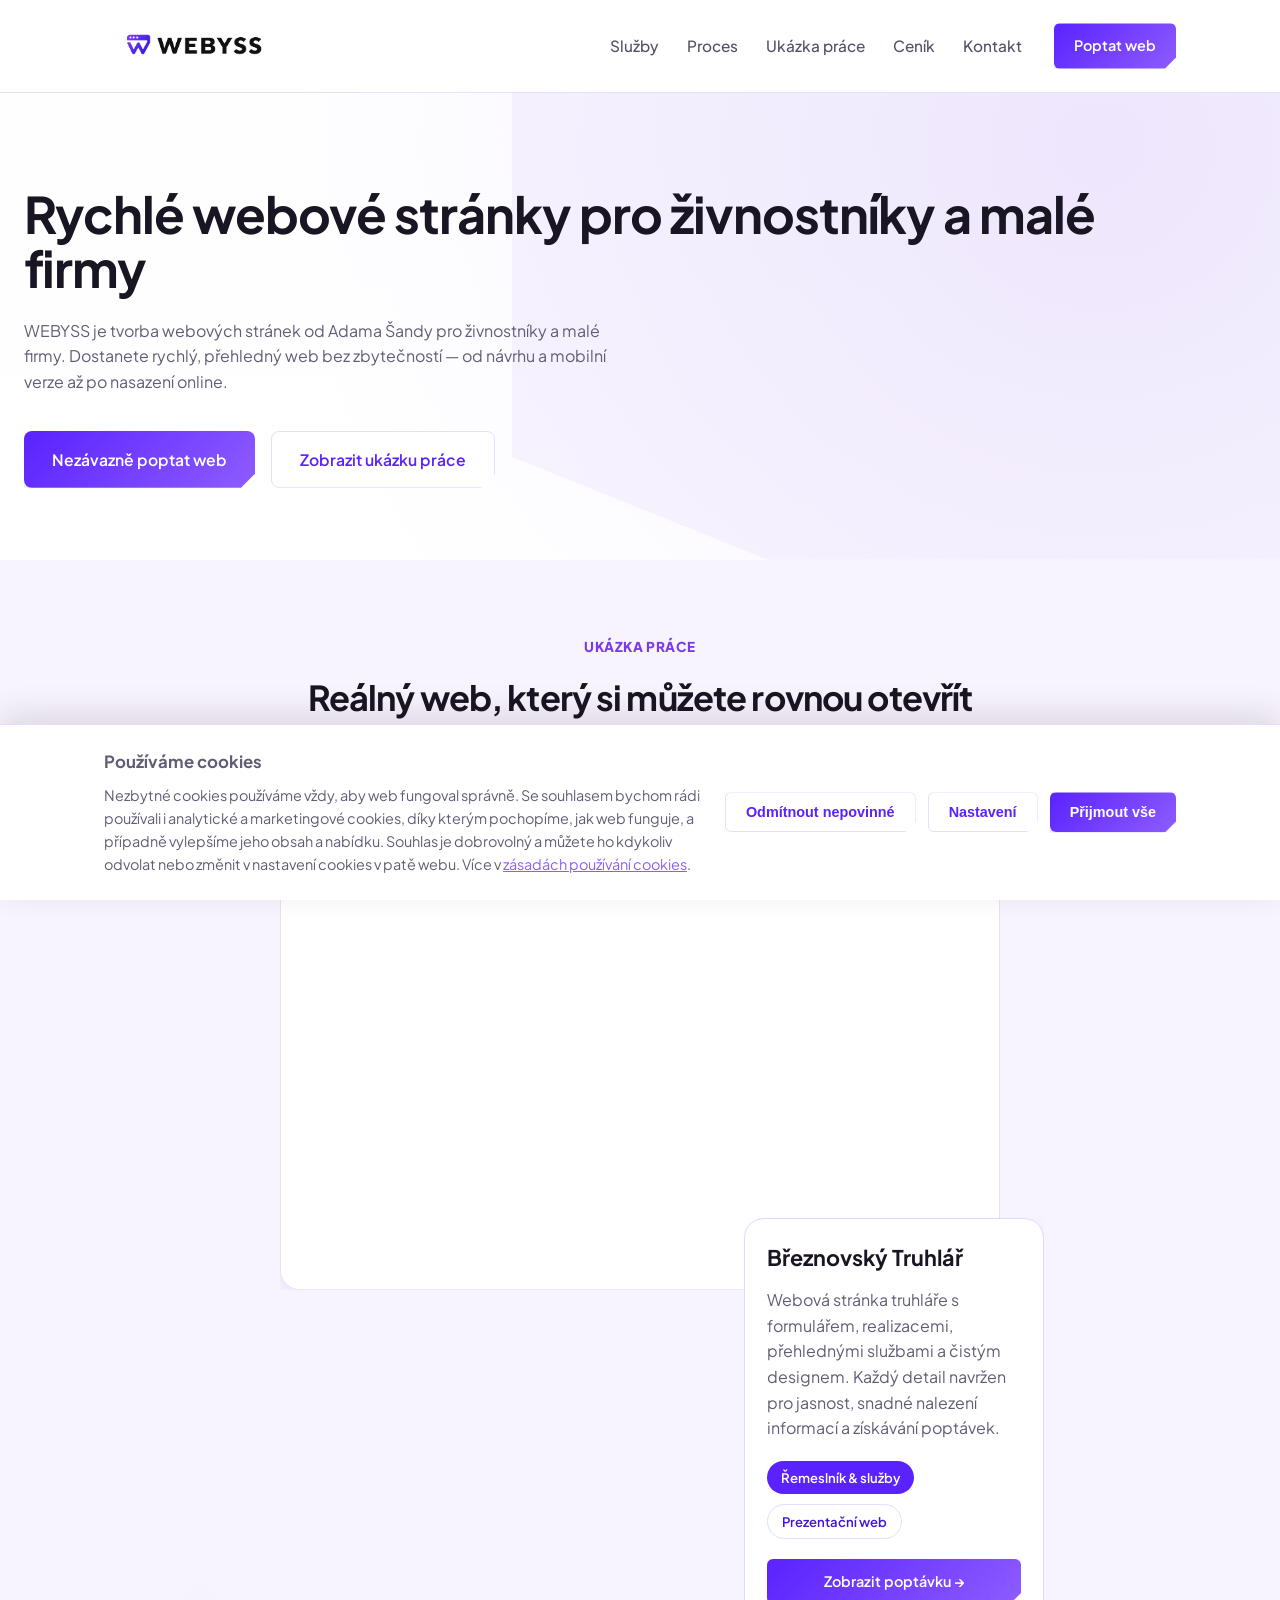
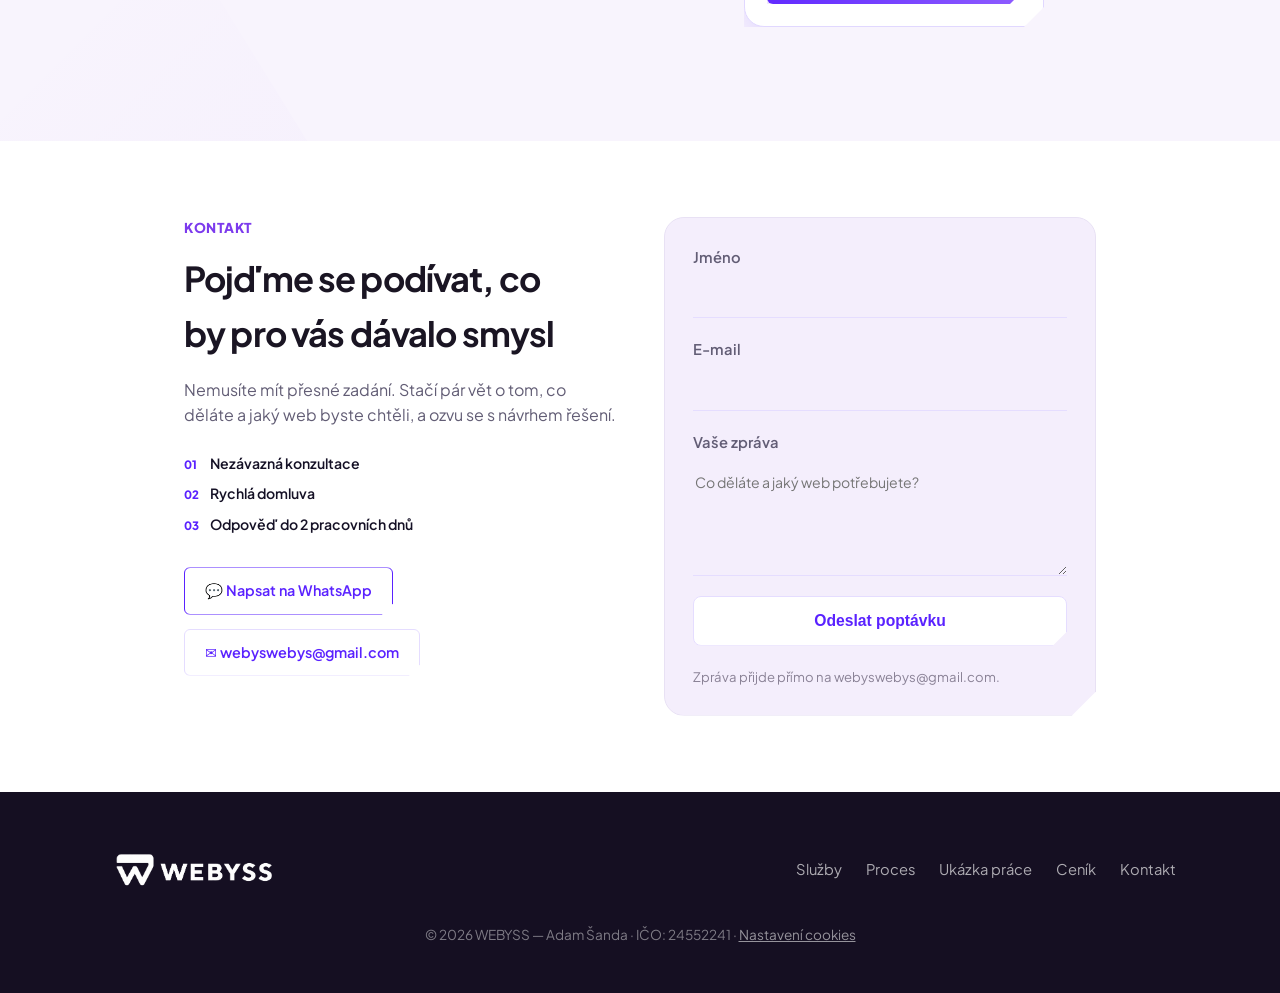
<file: index.html>
<!DOCTYPE html>
<html lang="cs">
<head>
<meta charset="UTF-8">
<meta name="viewport" content="width=device-width, initial-scale=1.0">
<title>Tvorba webových stránek pro malé firmy | WEBYSS</title>
<meta name="description" content="WEBYSS tvoří rychlé webové stránky pro živnostníky a malé firmy. Adam Šanda se postará o vše od návrhu a mobilní verze až po nasazení online.">
<link rel="canonical" href="https://webyss.cz/">
<link rel="icon" href="favicon.ico" sizes="any">
<link rel="shortcut icon" href="favicon.ico" type="image/x-icon">
<meta property="og:type" content="website">
<meta property="og:site_name" content="WEBYSS">
<meta property="og:title" content="Tvorba webových stránek pro malé firmy | WEBYSS">
<meta property="og:description" content="WEBYSS tvoří rychlé webové stránky pro živnostníky a malé firmy. Adam Šanda se postará o vše od návrhu a mobilní verze až po nasazení online.">
<meta property="og:url" content="https://webyss.cz/">
<meta property="og:image" content="https://webyss.cz/logo-full.png">
<meta property="og:locale" content="cs_CZ">
<meta name="twitter:card" content="summary_large_image">
<meta name="twitter:title" content="Tvorba webových stránek pro malé firmy | WEBYSS">
<meta name="twitter:description" content="WEBYSS tvoří rychlé webové stránky pro živnostníky a malé firmy. Adam Šanda se postará o vše od návrhu a mobilní verze až po nasazení online.">
<meta name="twitter:image" content="https://webyss.cz/logo-full.png">
<link rel="preconnect" href="https://fonts.googleapis.com">
<link rel="preconnect" href="https://fonts.gstatic.com" crossorigin>
<link rel="preload" href="https://fonts.googleapis.com/css2?family=Plus+Jakarta+Sans:wght@400;500;600;700;800&display=swap" as="style" onload="this.onload=null;this.rel='stylesheet'">
<noscript><link rel="stylesheet" href="https://fonts.googleapis.com/css2?family=Plus+Jakarta+Sans:wght@400;500;600;700;800&display=swap"></noscript>
<link rel="stylesheet" href="styles.css">
<script type="application/ld+json">
{
  "@context": "https://schema.org",
  "@graph": [
    {
      "@type": "WebSite",
      "@id": "https://webyss.cz/#website",
      "url": "https://webyss.cz/",
      "name": "WEBYSS",
      "publisher": {"@id": "https://webyss.cz/#business"},
      "inLanguage": "cs"
    },
    {
      "@type": "ProfessionalService",
      "@id": "https://webyss.cz/#business",
      "name": "WEBYSS",
      "url": "https://webyss.cz/",
      "taxID": "24552241",
      "email": "webyswebys@gmail.com",
      "founder": {"@id": "https://webyss.cz/#person"},
      "employee": {"@id": "https://webyss.cz/#person"}
    },
    {
      "@type": "Person",
      "@id": "https://webyss.cz/#person",
      "name": "Adam \u0160anda",
      "email": "webyswebys@gmail.com",
      "worksFor": {"@id": "https://webyss.cz/#business"}
    }
  ]
}
</script>
</head>
<body class="home-page">

<header class="site-header" id="top">
  <div class="container header-inner">
    <a href="#top" class="logo" aria-label="WEBYSS">
      <img class="logo-image logo-image-compact" src="logo-full-compact.png" alt="WEBYSS" width="240" height="64" decoding="async">
    </a>
    <nav class="main-nav" id="main-nav">
      <a href="sluzby.html">Služby</a>
      <a href="proces.html">Proces</a>
      <a href="#ukazka">Ukázka práce</a>
      <a href="cenik.html">Ceník</a>
      <a href="#kontakt">Kontakt</a>
    </nav>
    <a href="#kontakt" class="btn btn-primary btn-small header-cta">Poptat web</a>
    <button class="nav-toggle" id="nav-toggle" aria-label="Otevřít menu" aria-expanded="false">
      <span></span><span></span><span></span>
    </button>
  </div>
</header>

<main>

  <!-- HERO -->
  <section class="hero">
    <div class="container hero-inner">
      <h1>Rychlé webové stránky pro živnostníky a malé firmy</h1>
      <p class="hero-lead">
        WEBYSS je tvorba webových stránek od Adama Šandy pro živnostníky a malé firmy.
        Dostanete rychlý, přehledný web bez zbytečností — od návrhu a mobilní verze až po nasazení online.
      </p>
      <div class="hero-actions">
        <a href="#kontakt" class="btn btn-primary">Nezávazně poptat web</a>
        <a href="#ukazka" class="btn btn-ghost">Zobrazit ukázku práce</a>
      </div>
    </div>
  </section>

  <!-- UKÁZKA PRÁCE -->
  <section class="section section-alt" id="ukazka">
    <div class="container">
      <p class="section-tag center">Ukázka práce</p>
      <h2 class="center">Reálný web, který si můžete rovnou otevřít</h2>
      <p class="section-lead center">
        Místo statického screenshotu tu je živý náhled. Klidně si tím webem
        proklikéjte, jako by byl váš.
      </p>

      <div class="showcase">
        <div class="showcase-frame">
          <div class="browser-bar">
            <span class="dot"></span><span class="dot"></span><span class="dot"></span>
            <span class="browser-url">🔒 breznovskytruhlar.cz</span>
            <span class="browser-refresh" aria-hidden="true">⟳</span>
          </div>
          <iframe
            class="showcase-preview"
            src="https://breznovskytruhlar.cz/"
            title="Náhled webu Březnovský Truhlář"
            referrerpolicy="no-referrer"
            loading="lazy"
            width="880"
            height="480"></iframe>
        </div>

        <div class="showcase-mobile-card">
          <div class="showcase-mobile-cover">
            <img src="https://breznovskytruhlar.cz/images/01.jpg" alt="Ukázka webu Březnovský Truhlář s fotografií kuchyně" loading="lazy" width="1200" height="1600">
            <div class="showcase-mobile-gradient"></div>
            <div class="showcase-mobile-nav">
              <span>BŘEZNOVSKÝ</span>
              <span class="showcase-mobile-menu" aria-hidden="true">☰</span>
            </div>
            <div class="showcase-mobile-copy">
              <h3>Poctivé řemeslo<br>na míru.</h3>
              <p>Vestavěné skříně a kuchyně,<br>které vydrží generace.</p>
              <div class="showcase-mobile-actions">
                <a href="https://breznovskytruhlar.cz/#kontakt" target="_blank" rel="noopener noreferrer">Poptat výrobu</a>
                <a href="https://breznovskytruhlar.cz/" target="_blank" rel="noopener noreferrer">Ukázka práce</a>
              </div>
            </div>
            <ul class="showcase-mobile-facts">
              <li>Kvalitní materiály</li>
              <li>Precizní zpracování</li>
              <li>Individuální přístup</li>
            </ul>
          </div>
          <a href="https://breznovskytruhlar.cz/" target="_blank" rel="noopener noreferrer" class="showcase-mobile-btn">
            Prohlédnout projekt <span aria-hidden="true">→</span>
          </a>
        </div>

        <div class="showcase-card">
          <h3>Březnovský Truhlář</h3>
          <p>
            Webová stránka truhláře s formulářem, realizacemi, přehlednými službami
            a čistým designem. Každý detail navržen pro jasnost, snadné nalezení
            informací a získávání poptávek.
          </p>
          <ul class="tags">
            <li>Řemeslník &amp; služby</li>
            <li>Prezentační web</li>
          </ul>
          <a href="https://breznovskytruhlar.cz/" target="_blank" rel="noopener noreferrer" class="btn btn-primary btn-small">
            Zobrazit poptávku →
          </a>
        </div>
      </div>
    </div>
  </section>

  <!-- KONTAKT -->
  <section class="section" id="kontakt">
    <div class="container contact-inner">
      <div class="contact-text">
        <p class="section-tag">Kontakt</p>
        <h2>Pojďme se podívat, co by pro vás dávalo smysl</h2>
        <p>
          Nemusíte mít přesné zadání. Stačí pár vět o tom, co děláte a jaký web
          byste chtěli, a ozvu se s návrhem řešení.
        </p>
        <ul class="contact-facts">
          <li><span>01</span> Nezávazná konzultace</li>
          <li><span>02</span> Rychlá domluva</li>
          <li><span>03</span> Odpověď do 2 pracovních dnů</li>
        </ul>
        <div class="contact-links">
          <a href="https://wa.me/420605997843?text=Ahoj%2C%20m%C3%A1m%20z%C3%A1jem%20o%20web" target="_blank" rel="noopener noreferrer" class="btn btn-secondary btn-small">
            💬 Napsat na WhatsApp
          </a>
          <a href="mailto:webyswebys@gmail.com" class="btn btn-ghost btn-small">
            ✉️ webyswebys@gmail.com
          </a>
        </div>
      </div>

      <form class="contact-form" id="contact-form" action="https://formspree.io/f/mjybozep" method="POST">
        <input type="hidden" name="_subject" value="Nová poptávka webu z webyss.cz">
        <input type="text" name="_gotcha" class="hp-field" tabindex="-1" autocomplete="off" aria-hidden="true">
        <div class="field">
          <div class="field-head">
            <label for="f-jmeno">Jméno</label>
          </div>
          <input type="text" id="f-jmeno" name="jmeno" required autocomplete="name">
        </div>
        <div class="field">
          <div class="field-head">
            <label for="f-email">E-mail</label>
          </div>
          <input type="email" id="f-email" name="email" required autocomplete="email">
        </div>
        <div class="field field-accent-teal">
          <div class="field-head">
            <label for="f-zprava">Vaše zpráva</label>
          </div>
          <textarea id="f-zprava" name="zprava" rows="5" required placeholder="Co děláte a jaký web potřebujete?"></textarea>
        </div>
        <button type="submit" class="btn btn-ghost">Odeslat poptávku</button>
        <p class="form-note" id="form-status">Zpráva přijde přímo na webyswebys@gmail.com.</p>
      </form>
    </div>
  </section>

</main>

<footer class="site-footer">
  <div class="container footer-inner">
    <a href="#top" class="logo" aria-label="WEBYSS">
      <img class="logo-image logo-image-full" src="logo-full.png" alt="WEBYSS" width="480" height="128" decoding="async">
    </a>
    <nav class="footer-nav">
      <a href="sluzby.html">Služby</a>
      <a href="proces.html">Proces</a>
      <a href="#ukazka">Ukázka práce</a>
      <a href="cenik.html">Ceník</a>
      <a href="#kontakt">Kontakt</a>
    </nav>
    <p class="footer-meta">
      © 2026 WEBYSS — Adam Šanda · IČO: 24552241
      · <button type="button" class="footer-link-btn" id="open-cookie-settings">Nastavení cookies</button>
    </p>
  </div>
</footer>

<!-- COOKIE LIŠTA -->
<div class="cookie-banner" id="cookie-banner" role="dialog" aria-live="polite" aria-labelledby="cookie-banner-title" hidden>
  <div class="cookie-banner-inner">
    <div class="cookie-banner-text">
      <p id="cookie-banner-title" class="cookie-banner-title"><strong>Používáme cookies</strong></p>
      <p>
        Nezbytné cookies používáme vždy, aby web fungoval správně. Se souhlasem
        bychom rádi používali i analytické a marketingové cookies, díky kterým
        pochopíme, jak web funguje, a případně vylepšíme jeho obsah a nabídku.
        Souhlas je dobrovolný a můžete ho kdykoliv odvolat nebo změnit v
        nastavení cookies v patě webu. Více v
        <button type="button" class="link-btn" id="open-cookie-details">zásadách používání cookies</button>.
      </p>
    </div>
    <div class="cookie-banner-actions">
      <button type="button" class="btn btn-ghost btn-small" id="cookie-reject">Odmítnout nepovinné</button>
      <button type="button" class="btn btn-ghost btn-small" id="cookie-settings">Nastavení</button>
      <button type="button" class="btn btn-primary btn-small" id="cookie-accept">Přijmout vše</button>
    </div>
  </div>
</div>

<!-- MODÁL S PODROBNÝM NASTAVENÍM -->
<div class="cookie-modal-overlay" id="cookie-modal-overlay" hidden>
  <div class="cookie-modal" role="dialog" aria-modal="true" aria-labelledby="cookie-modal-title">
    <button type="button" class="cookie-modal-close" id="cookie-modal-close" aria-label="Zavřít nastavení cookies">✕</button>
    <p id="cookie-modal-title" class="cookie-modal-title">Nastavení cookies</p>
    <p>
      Vyberte si, které kategorie cookies nám povolíte. Nezbytné cookies nejde
      vypnout, protože bez nich by web nefungoval správně.
    </p>

    <div class="cookie-category">
      <div class="cookie-category-head">
        <label class="switch">
          <input type="checkbox" checked disabled>
          <span class="switch-slider"></span>
        </label>
        <div>
          <p class="cookie-category-title">Nezbytné cookies</p>
          <p>Umožňují základní fungování webu (např. zapamatování vaší volby ohledně cookies). Vždy aktivní.</p>
        </div>
      </div>
    </div>

    <div class="cookie-category">
      <div class="cookie-category-head">
        <label class="switch">
          <input type="checkbox" id="consent-analytics">
          <span class="switch-slider"></span>
        </label>
        <div>
          <p class="cookie-category-title">Analytické cookies</p>
          <p>Pomáhají nám anonymně pochopit návštěvnost a chování na webu, abychom ho mohli zlepšovat.</p>
        </div>
      </div>
    </div>

    <div class="cookie-category">
      <div class="cookie-category-head">
        <label class="switch">
          <input type="checkbox" id="consent-marketing">
          <span class="switch-slider"></span>
        </label>
        <div>
          <p class="cookie-category-title">Marketingové cookies</p>
          <p>Slouží k zobrazování relevantnější nabídky a měření účinnosti případné reklamy.</p>
        </div>
      </div>
    </div>

    <details class="cookie-details" id="cookie-details-panel">
      <summary>Zásady používání cookies</summary>
      <p>
        Cookies jsou malé textové soubory, které si při návštěvě webu ukládá
        váš prohlížeč. Slouží k tomu, aby si web zapamatoval vaše nastavení
        nebo abychom mohli anonymně vyhodnocovat návštěvnost.
      </p>
      <p>
        <strong>Nezbytné:</strong> uchovávají pouze vaši volbu ohledně cookies
        (lokálně ve vašem prohlížeči) a nejsou předávány třetím stranám.
      </p>
      <p>
        <strong>Analytické / marketingové:</strong> aktivují se pouze s vaším
        souhlasem a mohou zahrnovat nástroje třetích stran (např. Google
        Analytics). Souhlas můžete kdykoliv odvolat tlačítkem „Nastavení
        cookies“ v patě webu.
      </p>
      <p>
        Provozovatelem webu a správcem údajů je Adam Šanda, IČO: 24552241,
        kontakt: <a href="mailto:webyswebys@gmail.com">webyswebys@gmail.com</a>.
      </p>
    </details>

    <div class="cookie-modal-actions">
      <button type="button" class="btn btn-ghost btn-small" id="cookie-reject-modal">Odmítnout nepovinné</button>
      <button type="button" class="btn btn-primary btn-small" id="cookie-save">Uložit nastavení</button>
    </div>
  </div>
</div>

<script src="script.js"></script>
</body>
</html>
</file>
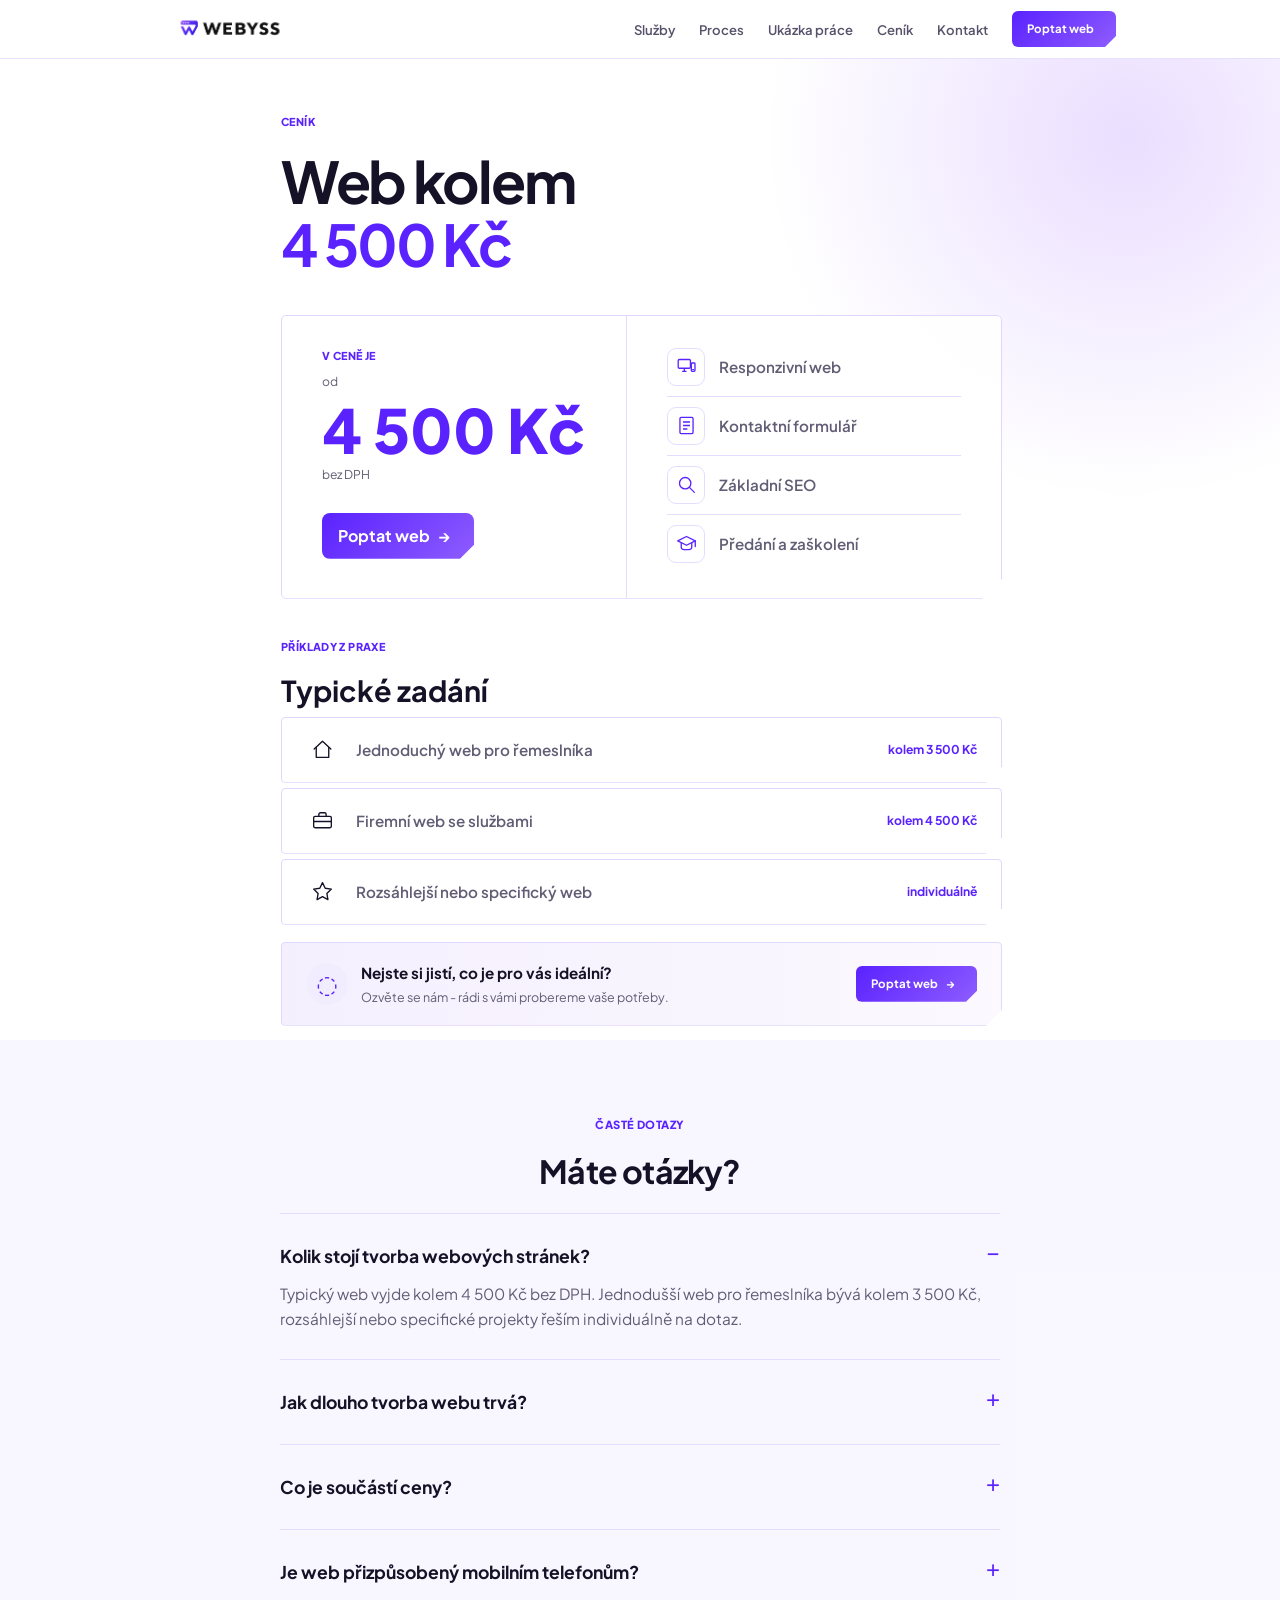
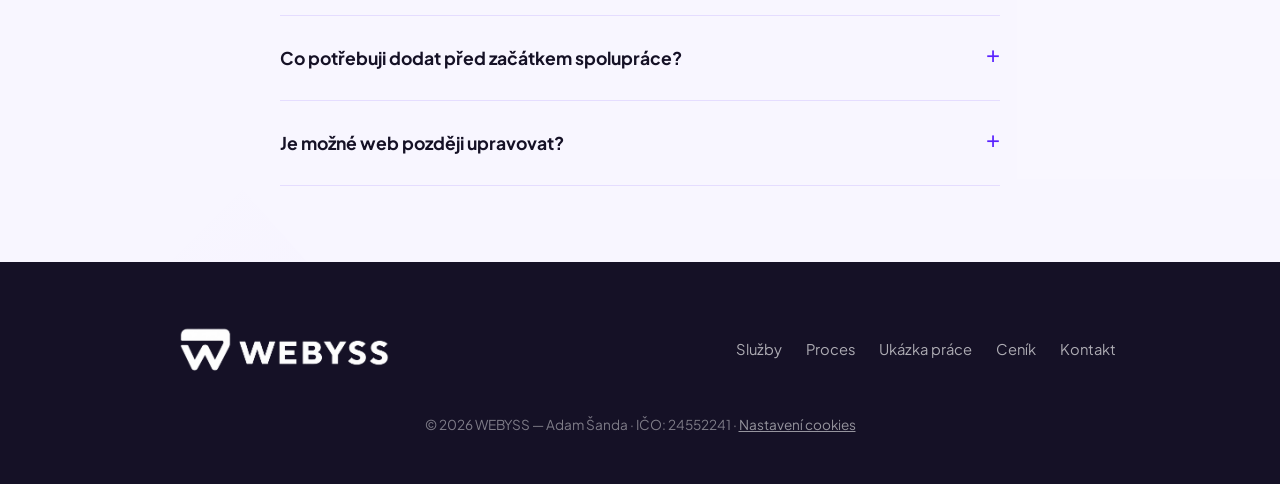
<file: cenik.html>
<!DOCTYPE html>
<html lang="cs">
<head>
<meta charset="UTF-8">
<meta name="viewport" content="width=device-width, initial-scale=1.0">
<title>Ceník tvorby webových stránek | WEBYSS</title>
<meta name="description" content="Přehledný ceník tvorby webových stránek — Start od 2 900 Kč, Pro od 4 500 Kč a řešení na míru. Nejsem plátce DPH.">
<link rel="canonical" href="https://webyss.cz/cenik.html">
<link rel="icon" href="favicon.ico" sizes="any">
<link rel="shortcut icon" href="favicon.ico" type="image/x-icon">
<meta property="og:type" content="website">
<meta property="og:site_name" content="WEBYSS">
<meta property="og:title" content="Ceník tvorby webových stránek | WEBYSS">
<meta property="og:description" content="Přehledný ceník tvorby webových stránek — Start od 2 900 Kč, Pro od 4 500 Kč a řešení na míru. Nejsem plátce DPH.">
<meta property="og:url" content="https://webyss.cz/cenik.html">
<meta property="og:image" content="https://webyss.cz/logo-full.png">
<meta property="og:locale" content="cs_CZ">
<meta name="twitter:card" content="summary_large_image">
<meta name="twitter:title" content="Ceník tvorby webových stránek | WEBYSS">
<meta name="twitter:description" content="Přehledný ceník tvorby webových stránek — Start od 2 900 Kč, Pro od 4 500 Kč a řešení na míru. Nejsem plátce DPH.">
<meta name="twitter:image" content="https://webyss.cz/logo-full.png">
<link rel="preconnect" href="https://fonts.googleapis.com">
<link rel="preconnect" href="https://fonts.gstatic.com" crossorigin>
<link rel="preload" href="https://fonts.googleapis.com/css2?family=Plus+Jakarta+Sans:wght@400;500;600;700;800&display=swap" as="style" onload="this.onload=null;this.rel='stylesheet'">
<noscript><link rel="stylesheet" href="https://fonts.googleapis.com/css2?family=Plus+Jakarta+Sans:wght@400;500;600;700;800&display=swap"></noscript>
<link rel="stylesheet" href="styles.css">
<script type="application/ld+json">
{
  "@context": "https://schema.org",
  "@graph": [
    {
      "@type": "BreadcrumbList",
      "itemListElement": [
        {"@type": "ListItem", "position": 1, "name": "WEBYSS", "item": "https://webyss.cz/"},
        {"@type": "ListItem", "position": 2, "name": "Ceník", "item": "https://webyss.cz/cenik.html"}
      ]
    },
    {
      "@type": "OfferCatalog",
      "name": "Ceník tvorby webových stránek",
      "provider": {"@id": "https://webyss.cz/#business"},
      "url": "https://webyss.cz/cenik.html",
      "itemListElement": [
        {
          "@type": "Offer",
          "name": "Web na míru",
          "description": "Responzivní web, kontaktní formulář, základní SEO, předání a zaškolení.",
          "priceSpecification": {
            "@type": "PriceSpecification",
            "price": "4500",
            "priceCurrency": "CZK",
            "valueAddedTaxIncluded": false
          }
        }
      ]
    },
    {
      "@type": "FAQPage",
      "url": "https://webyss.cz/cenik.html",
      "mainEntity": [
        {"@type": "Question", "name": "Kolik stojí tvorba webových stránek?", "acceptedAnswer": {"@type": "Answer", "text": "Typický web stojí kolem 4 500 Kč bez DPH. Rozsáhlejší nebo specifické projekty jsou individuální."}},
        {"@type": "Question", "name": "Jak dlouho tvorba webu trvá?", "acceptedAnswer": {"@type": "Answer", "text": "Hotovo bývá zpravidla mezi 2 až 4 týdny, přesný termín záleží na rozsahu a připravenosti podkladů."}},
        {"@type": "Question", "name": "Co je součástí ceny?", "acceptedAnswer": {"@type": "Answer", "text": "V ceně je responzivní web, kontaktní formulář, základní SEO, předání a zaškolení."}},
        {"@type": "Question", "name": "Je web přizpůsobený mobilním telefonům?", "acceptedAnswer": {"@type": "Answer", "text": "Ano, každý web je plně responzivní a funguje na telefonech, tabletech i počítačích."}},
        {"@type": "Question", "name": "Co potřebuji dodat před začátkem spolupráce?", "acceptedAnswer": {"@type": "Answer", "text": "Stačí texty, kontakty, fotky nebo základní informace o vašem podnikání."}},
        {"@type": "Question", "name": "Je možné web později upravovat?", "acceptedAnswer": {"@type": "Answer", "text": "Ano, po spuštění lze libovolnou část webu doplnit nebo upravit."}}
      ]
    }
  ]
}
</script>
</head>
<body class="pricing-page-body">

<header class="site-header" id="top">
  <div class="container header-inner">
    <a href="/" class="logo" aria-label="WEBYSS">
      <img class="logo-image logo-image-compact" src="logo-full-compact.png" alt="WEBYSS" width="240" height="64" decoding="async">
    </a>
    <nav class="main-nav" id="main-nav">
      <a href="sluzby.html">Služby</a>
      <a href="proces.html">Proces</a>
      <a href="/#ukazka">Ukázka práce</a>
      <a href="cenik.html">Ceník</a>
      <a href="/#kontakt">Kontakt</a>
    </nav>
    <a href="/#kontakt" class="btn btn-primary btn-small header-cta">Poptat web</a>
    <button class="nav-toggle" id="nav-toggle" aria-label="Otevřít menu" aria-expanded="false">
      <span></span><span></span><span></span>
    </button>
  </div>
</header>

<main>

  <!-- CENÍK -->
  <section class="pricing-page">
    <div class="container">
      <p class="pricing-eyebrow">Ceník</p>
      <h1>Web kolem <span>4 500 Kč</span></h1>
      <div class="pricing-offer">
        <div class="pricing-price-block">
          <p class="pricing-label">V ceně je</p>
          <p class="pricing-from">od</p>
          <p class="pricing-amount">4 500 Kč</p>
          <p class="pricing-vat">bez DPH</p>
          <a href="/#kontakt" class="btn btn-primary pricing-button">Poptat web <span aria-hidden="true">→</span></a>
        </div>
        <ul class="pricing-features">
          <li>
            <span class="pricing-feature-icon" aria-hidden="true">
              <svg viewBox="0 0 24 24" fill="none" stroke="currentColor" stroke-width="1.5"><rect x="2.5" y="4" width="14" height="10" rx="1.4"/><path d="M7 17.5h5"/><path d="M9.5 14v3.5"/><rect x="17.5" y="8" width="4.2" height="9.5" rx="0.9"/><path d="M18.5 15.6h2.2"/></svg>
            </span>Responzivní web
          </li>
          <li>
            <span class="pricing-feature-icon" aria-hidden="true">
              <svg viewBox="0 0 24 24" fill="none" stroke="currentColor" stroke-width="1.5"><rect x="4.5" y="2.8" width="15" height="18.4" rx="1.4"/><path d="M8 8h8M8 12h8M8 16h5"/></svg>
            </span>Kontaktní formulář
          </li>
          <li>
            <span class="pricing-feature-icon" aria-hidden="true">
              <svg viewBox="0 0 24 24" fill="none" stroke="currentColor" stroke-width="1.5"><circle cx="10.5" cy="10.5" r="6.5"/><path d="M15.3 15.3 21 21" stroke-linecap="round"/></svg>
            </span>Základní SEO
          </li>
          <li>
            <span class="pricing-feature-icon" aria-hidden="true">
              <svg viewBox="0 0 24 24" fill="none" stroke="currentColor" stroke-width="1.5" stroke-linejoin="round"><path d="M12 4 2 9l10 5 10-5-10-5Z"/><path d="M6 11.5v5c0 1.4 2.7 2.5 6 2.5s6-1.1 6-2.5v-5"/><path d="M22 9v6.5" stroke-linecap="round"/></svg>
            </span>Předání a zaškolení
          </li>
        </ul>
      </div>
      <div class="pricing-examples">
        <p class="pricing-eyebrow">Příklady z praxe</p>
        <h2>Typické zadání</h2>
        <div class="pricing-example-list">
          <div class="pricing-example">
            <div class="pricing-example-info">
              <span class="pricing-example-icon" aria-hidden="true">
                <svg viewBox="0 0 24 24" fill="none" stroke="currentColor" stroke-width="1.3" stroke-linejoin="round" stroke-linecap="round"><path d="M4 11.5 12 4l8 7.5"/><path d="M6 10v9.5h12V10"/></svg>
              </span>
              <span>Jednoduchý web pro řemeslníka</span>
            </div>
            <strong>kolem 3 500 Kč</strong>
          </div>
          <div class="pricing-example">
            <div class="pricing-example-info">
              <span class="pricing-example-icon" aria-hidden="true">
                <svg viewBox="0 0 24 24" fill="none" stroke="currentColor" stroke-width="1.3" stroke-linejoin="round" stroke-linecap="round"><rect x="3.5" y="8" width="17" height="11" rx="1.4"/><path d="M8.5 8V6.2c0-.9.7-1.6 1.6-1.6h3.8c.9 0 1.6.7 1.6 1.6V8"/><path d="M3.5 13h17"/></svg>
              </span>
              <span>Firemní web se službami</span>
            </div>
            <strong>kolem 4 500 Kč</strong>
          </div>
          <div class="pricing-example">
            <div class="pricing-example-info">
              <span class="pricing-example-icon" aria-hidden="true">
                <svg viewBox="0 0 24 24" fill="none" stroke="currentColor" stroke-width="1.3" stroke-linejoin="round" stroke-linecap="round"><path d="m12 3.5 2.6 5.4 5.9.8-4.3 4.2 1 5.9-5.2-2.8-5.2 2.8 1-5.9-4.3-4.2 5.9-.8Z"/></svg>
              </span>
              <span>Rozsáhlejší nebo specifický web</span>
            </div>
            <strong>individuálně</strong>
          </div>
        </div>
      </div>
      <aside class="pricing-cta" aria-label="Poptávka webu">
        <span class="pricing-cta-icon" aria-hidden="true">◌</span>
        <div>
          <strong>Nejste si jistí, co je pro vás ideální?</strong>
          <p>Ozvěte se nám - rádi s vámi probereme vaše potřeby.</p>
        </div>
        <a href="/#kontakt" class="btn btn-primary btn-small">Poptat web <span aria-hidden="true">→</span></a>
      </aside>
    </div>
  </section>

  <!-- CENÍK -->
  <section class="section" hidden>
    <div class="container">
      <p class="section-tag center">Varianty</p>
      <h2 class="center">Vyberte si variantu</h2>
      <div class="grid grid-3 pricing">
        <div class="card price-card">
          <h3>Start</h3>
          <p class="price">2 900 Kč <span></span></p>
          <ul class="check-list">
            <li>Jednostránkový web</li>
            <li>Základní struktura obsahu</li>
            <li>Mobilní verze</li>
            <li>Nasazení online</li>
          </ul>
          <a href="/#kontakt" class="btn btn-ghost btn-small">Poptat Start</a>
        </div>
        <div class="card price-card price-featured">
          <span class="badge">Nejčastější volba</span>
          <h3>Pro</h3>
          <p class="price">4 500 Kč <span></span></p>
          <ul class="check-list">
            <li>Homepage + podstránky</li>
            <li>Lepší struktura obsahu</li>
            <li>Formulář a základní měření</li>
            <li>Více prostoru pro důvěru</li>
          </ul>
          <a href="/#kontakt" class="btn btn-primary btn-small">Poptat Pro</a>
        </div>
        <div class="card price-card">
          <h3>Individuál</h3>
          <p class="price">Na dotaz</p>
          <ul class="check-list">
            <li>Více stránek</li>
            <li>Specifický vzhled</li>
            <li>Pokročilejší funkce</li>
            <li>Řešení na míru</li>
          </ul>
          <a href="/#kontakt" class="btn btn-ghost btn-small">Poptat řešení</a>
        </div>
      </div>
      <p class="not-included">
        Do základních balíčků obvykle nepočítám e-shop s platební bránou, napojení
        na databáze, rozsáhlé psaní textů na míru ani kompletní vizuální identitu.
      </p>
      <p class="pricing-note">Nejsem plátce DPH. Uvedené ceny jsou konečné.</p>
    </div>
  </section>
  <!-- FAQ -->
  <section class="section section-alt" id="faq">
    <div class="container">
      <p class="section-tag center">Časté dotazy</p>
      <h2 class="center">Máte otázky?</h2>
      <div class="faq-list">
        <details class="faq-item" open>
          <summary>Kolik stojí tvorba webových stránek?</summary>
          <p>Typický web vyjde kolem 4 500 Kč bez DPH. Jednodušší web pro řemeslníka bývá kolem 3 500 Kč, rozsáhlejší nebo specifické projekty řeším individuálně na dotaz.</p>
        </details>
        <details class="faq-item">
          <summary>Jak dlouho tvorba webu trvá?</summary>
          <p>Hotovo bývá zpravidla mezi 2 až 4 týdny. Přesný termín záleží na rozsahu a připravenosti podkladů.</p>
        </details>
        <details class="faq-item">
          <summary>Co je součástí ceny?</summary>
          <p>V ceně je responzivní web, kontaktní formulář, základní SEO a předání se zaškolením. Rozsáhlejší nebo specifické požadavky nad rámec toho se řeší individuálně.</p>
        </details>
        <details class="faq-item">
          <summary>Je web přizpůsobený mobilním telefonům?</summary>
          <p>Ano, každý web je plně responzivní. Funguje správně na telefonech, tabletech i počítačích.</p>
        </details>
        <details class="faq-item">
          <summary>Co potřebuji dodat před začátkem spolupráce?</summary>
          <p>Stačí základní informace o vašem podnikání — texty, kontakty nebo fotky. Vše ostatní upevníme společně na začátku.</p>
        </details>
        <details class="faq-item">
          <summary>Je možné web později upravovat?</summary>
          <p>Ano. Po spuštění je možné libovolnou část webu doplnit nebo upravit. Stačí napsat.</p>
        </details>
      </div>
    </div>
  </section>
</main>

<footer class="site-footer">
  <div class="container footer-inner">
    <a href="/" class="logo" aria-label="WEBYSS">
      <img class="logo-image logo-image-full" src="logo-full.png" alt="WEBYSS" width="480" height="128" decoding="async">
    </a>
    <nav class="footer-nav">
      <a href="sluzby.html">Služby</a>
      <a href="proces.html">Proces</a>
      <a href="/#ukazka">Ukázka práce</a>
      <a href="cenik.html">Ceník</a>
      <a href="/#kontakt">Kontakt</a>
    </nav>
    <p class="footer-meta">
      © 2026 WEBYSS — Adam Šanda · IČO: 24552241
      · <button type="button" class="footer-link-btn" id="open-cookie-settings">Nastavení cookies</button>
    </p>
  </div>
</footer>

<!-- COOKIE LIŠTA -->
<div class="cookie-banner" id="cookie-banner" role="dialog" aria-live="polite" aria-labelledby="cookie-banner-title" hidden>
  <div class="cookie-banner-inner">
    <div class="cookie-banner-text">
      <p id="cookie-banner-title" class="cookie-banner-title"><strong>Používáme cookies</strong></p>
      <p>
        Nezbytné cookies používáme vždy, aby web fungoval správně. Se souhlasem
        bychom rádi používali i analytické a marketingové cookies, díky kterým
        pochopíme, jak web funguje, a případně vylepšíme jeho obsah a nabídku.
        Souhlas je dobrovolný a můžete ho kdykoliv odvolat nebo změnit v
        nastavení cookies v patě webu. Více v
        <button type="button" class="link-btn" id="open-cookie-details">zásadách používání cookies</button>.
      </p>
    </div>
    <div class="cookie-banner-actions">
      <button type="button" class="btn btn-ghost btn-small" id="cookie-reject">Odmítnout nepovinné</button>
      <button type="button" class="btn btn-ghost btn-small" id="cookie-settings">Nastavení</button>
      <button type="button" class="btn btn-primary btn-small" id="cookie-accept">Přijmout vše</button>
    </div>
  </div>
</div>

<!-- MODÁL S PODROBNÝM NASTAVENÍM -->
<div class="cookie-modal-overlay" id="cookie-modal-overlay" hidden>
  <div class="cookie-modal" role="dialog" aria-modal="true" aria-labelledby="cookie-modal-title">
    <button type="button" class="cookie-modal-close" id="cookie-modal-close" aria-label="Zavřít nastavení cookies">✕</button>
    <p id="cookie-modal-title" class="cookie-modal-title">Nastavení cookies</p>
    <p>
      Vyberte si, které kategorie cookies nám povolíte. Nezbytné cookies nejde
      vypnout, protože bez nich by web nefungoval správně.
    </p>

    <div class="cookie-category">
      <div class="cookie-category-head">
        <label class="switch">
          <input type="checkbox" checked disabled>
          <span class="switch-slider"></span>
        </label>
        <div>
          <p class="cookie-category-title">Nezbytné cookies</p>
          <p>Umožňují základní fungování webu (např. zapamatování vaší volby ohledně cookies). Vždy aktivní.</p>
        </div>
      </div>
    </div>

    <div class="cookie-category">
      <div class="cookie-category-head">
        <label class="switch">
          <input type="checkbox" id="consent-analytics">
          <span class="switch-slider"></span>
        </label>
        <div>
          <p class="cookie-category-title">Analytické cookies</p>
          <p>Pomáhají nám anonymně pochopit návštěvnost a chování na webu, abychom ho mohli zlepšovat.</p>
        </div>
      </div>
    </div>

    <div class="cookie-category">
      <div class="cookie-category-head">
        <label class="switch">
          <input type="checkbox" id="consent-marketing">
          <span class="switch-slider"></span>
        </label>
        <div>
          <p class="cookie-category-title">Marketingové cookies</p>
          <p>Slouží k zobrazování relevantnější nabídky a měření účinnosti případné reklamy.</p>
        </div>
      </div>
    </div>

    <details class="cookie-details" id="cookie-details-panel">
      <summary>Zásady používání cookies</summary>
      <p>
        Cookies jsou malé textové soubory, které si při návštěvě webu ukládá
        váš prohlížeč. Slouží k tomu, aby si web zapamatoval vaše nastavení
        nebo abychom mohli anonymně vyhodnocovat návštěvnost.
      </p>
      <p>
        <strong>Nezbytné:</strong> uchovávají pouze vaši volbu ohledně cookies
        (lokálně ve vašem prohlížeči) a nejsou předávány třetím stranám.
      </p>
      <p>
        <strong>Analytické / marketingové:</strong> aktivují se pouze s vaším
        souhlasem a mohou zahrnovat nástroje třetích stran (např. Google
        Analytics). Souhlas můžete kdykoliv odvolat tlačítkem „Nastavení
        cookies“ v patě webu.
      </p>
      <p>
        Provozovatelem webu a správcem údajů je Adam Šanda, IČO: 24552241,
        kontakt: <a href="mailto:webyswebys@gmail.com">webyswebys@gmail.com</a>.
      </p>
    </details>

    <div class="cookie-modal-actions">
      <button type="button" class="btn btn-ghost btn-small" id="cookie-reject-modal">Odmítnout nepovinné</button>
      <button type="button" class="btn btn-primary btn-small" id="cookie-save">Uložit nastavení</button>
    </div>
  </div>
</div>

<script src="script.js"></script>
</body>
</html>
</file>
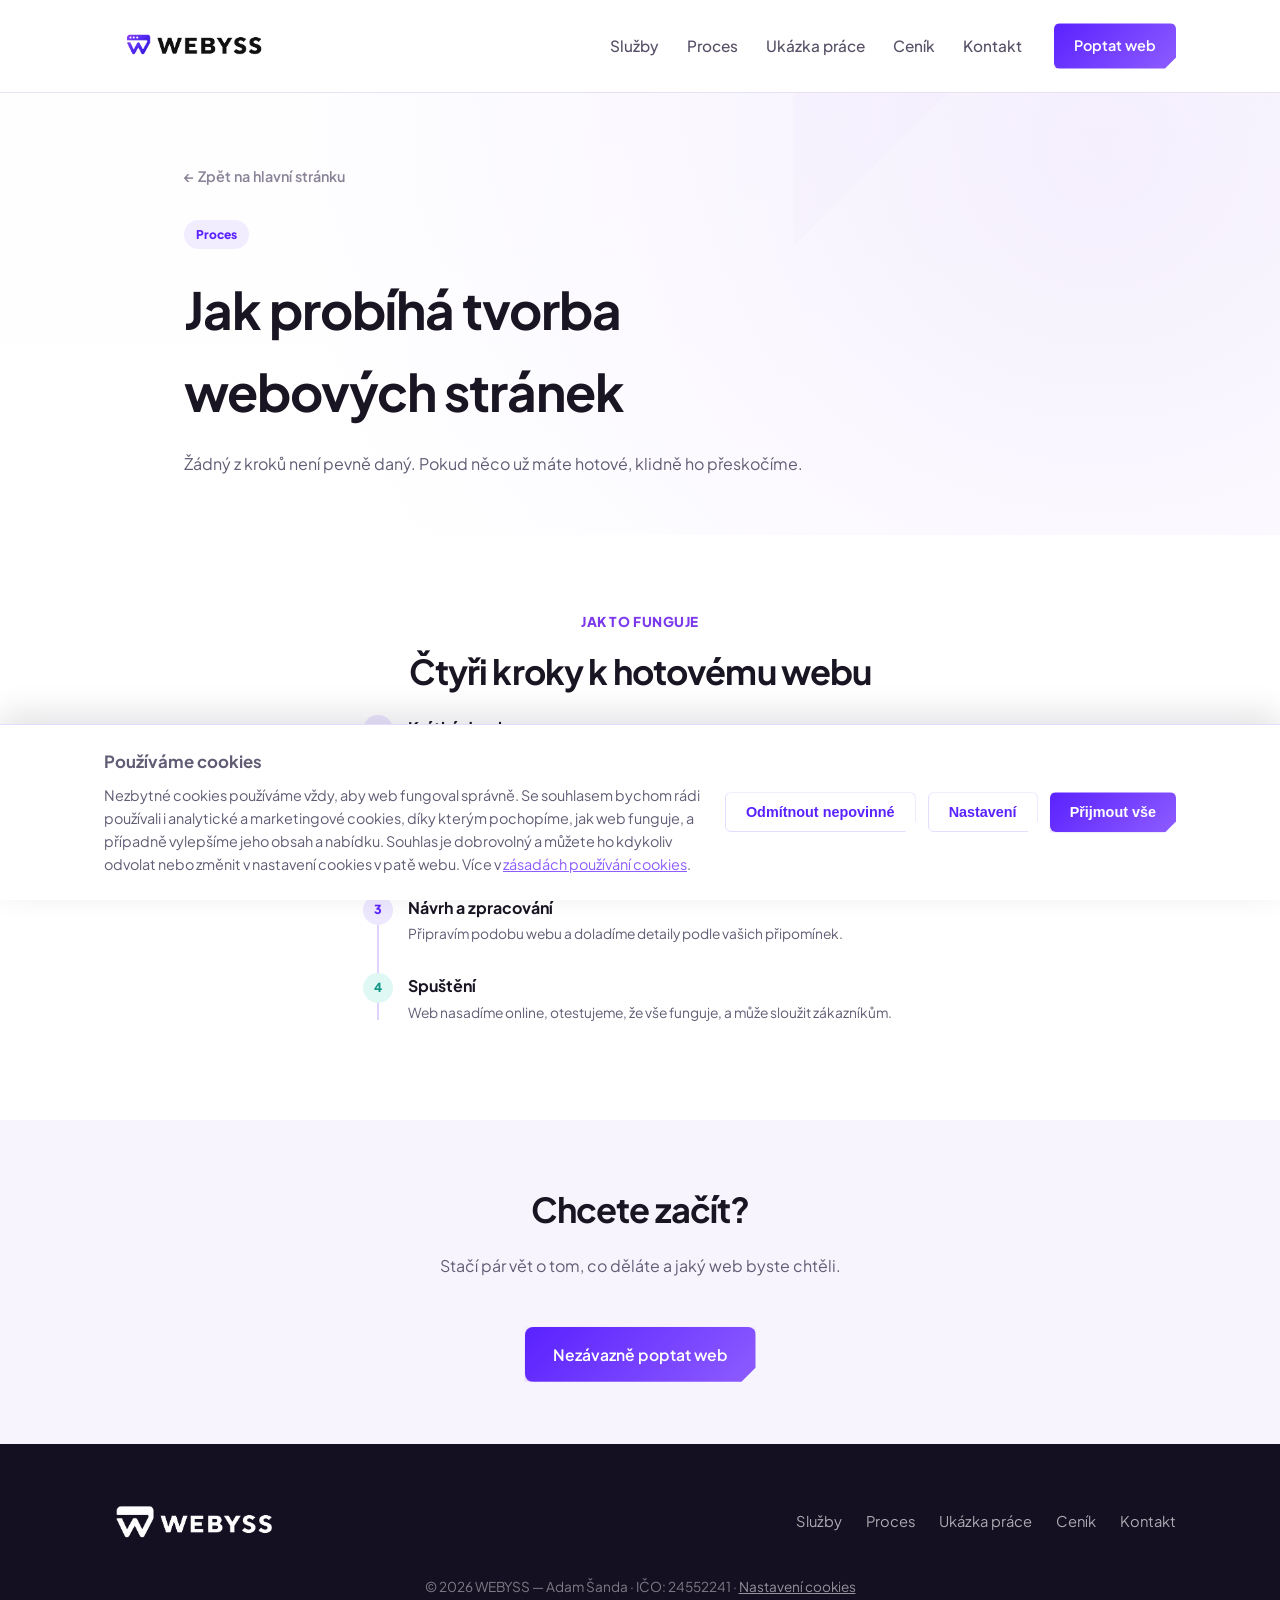
<file: proces.html>
<!DOCTYPE html>
<html lang="cs">
<head>
<meta charset="UTF-8">
<meta name="viewport" content="width=device-width, initial-scale=1.0">
<title>Jak probíhá tvorba webových stránek | WEBYSS</title>
<meta name="description" content="Jak probíhá spolupráce na tvorbě webu se WEBYSS — od krátké domluvy přes podklady a návrh až po spuštění.">
<link rel="canonical" href="https://webyss.cz/proces.html">
<link rel="icon" href="favicon.ico" sizes="any">
<link rel="shortcut icon" href="favicon.ico" type="image/x-icon">
<meta property="og:type" content="website">
<meta property="og:site_name" content="WEBYSS">
<meta property="og:title" content="Jak probíhá tvorba webových stránek | WEBYSS">
<meta property="og:description" content="Jak probíhá spolupráce na tvorbě webu se WEBYSS — od krátké domluvy přes podklady a návrh až po spuštění.">
<meta property="og:url" content="https://webyss.cz/proces.html">
<meta property="og:image" content="https://webyss.cz/logo-full.png">
<meta property="og:locale" content="cs_CZ">
<meta name="twitter:card" content="summary_large_image">
<meta name="twitter:title" content="Jak probíhá tvorba webových stránek | WEBYSS">
<meta name="twitter:description" content="Jak probíhá spolupráce na tvorbě webu se WEBYSS — od krátké domluvy přes podklady a návrh až po spuštění.">
<meta name="twitter:image" content="https://webyss.cz/logo-full.png">
<link rel="preconnect" href="https://fonts.googleapis.com">
<link rel="preconnect" href="https://fonts.gstatic.com" crossorigin>
<link rel="preload" href="https://fonts.googleapis.com/css2?family=Plus+Jakarta+Sans:wght@400;500;600;700;800&display=swap" as="style" onload="this.onload=null;this.rel='stylesheet'">
<noscript><link rel="stylesheet" href="https://fonts.googleapis.com/css2?family=Plus+Jakarta+Sans:wght@400;500;600;700;800&display=swap"></noscript>
<link rel="stylesheet" href="styles.css">
<script type="application/ld+json">
{
  "@context": "https://schema.org",
  "@graph": [
    {
      "@type": "BreadcrumbList",
      "itemListElement": [
        {"@type": "ListItem", "position": 1, "name": "WEBYSS", "item": "https://webyss.cz/"},
        {"@type": "ListItem", "position": 2, "name": "Proces", "item": "https://webyss.cz/proces.html"}
      ]
    }
  ]
}
</script>
</head>
<body class="process-page">

<header class="site-header" id="top">
  <div class="container header-inner">
    <a href="/" class="logo" aria-label="WEBYSS">
      <img class="logo-image logo-image-compact" src="logo-full-compact.png" alt="WEBYSS" width="240" height="64" decoding="async">
    </a>
    <nav class="main-nav" id="main-nav">
      <a href="sluzby.html">Služby</a>
      <a href="proces.html">Proces</a>
      <a href="/#ukazka">Ukázka práce</a>
      <a href="cenik.html">Ceník</a>
      <a href="/#kontakt">Kontakt</a>
    </nav>
    <a href="/#kontakt" class="btn btn-primary btn-small header-cta">Poptat web</a>
    <button class="nav-toggle" id="nav-toggle" aria-label="Otevřít menu" aria-expanded="false">
      <span></span><span></span><span></span>
    </button>
  </div>
</header>

<main>

  <!-- ÚVOD STRÁNKY -->
  <section class="page-header">
    <div class="container">
      <a href="/" class="back-link">← Zpět na hlavní stránku</a>
      <p class="eyebrow">Proces</p>
      <h1>Jak probíhá tvorba webových stránek</h1>
      <p class="hero-lead">
        Žádný z kroků není pevně daný. Pokud něco už máte hotové, klidně ho
        přeskočíme.
      </p>
    </div>
  </section>

  <!-- ČASOVÁ OSA -->
  <section class="section">
    <div class="container">
      <p class="section-tag center">Jak to funguje</p>
      <h2 class="center">Čtyři kroky k hotovému webu</h2>
      <div class="timeline">
        <div class="timeline-item">
          <div class="timeline-marker">1</div>
          <div class="timeline-body">
            <h3>Krátká domluva</h3>
            <p>Napíšete mi, co potřebujete, a společně ujasníme rozsah, styl a cíl webu.</p>
          </div>
        </div>
        <div class="timeline-item">
          <div class="timeline-marker">2</div>
          <div class="timeline-body">
            <h3>Podklady</h3>
            <p>Pošlete texty, kontakty, fotky, nebo jen pár základních informací, ze kterých vyjdeme.</p>
          </div>
        </div>
        <div class="timeline-item">
          <div class="timeline-marker">3</div>
          <div class="timeline-body">
            <h3>Návrh a zpracování</h3>
            <p>Připravím podobu webu a doladíme detaily podle vašich připomínek.</p>
          </div>
        </div>
        <div class="timeline-item">
          <div class="timeline-marker">4</div>
          <div class="timeline-body">
            <h3>Spuštění</h3>
            <p>Web nasadíme online, otestujeme, že vše funguje, a může sloužit zákazníkům.</p>
          </div>
        </div>
      </div>
    </div>
  </section>

  <!-- CTA -->
  <section class="section section-alt">
    <div class="container center">
      <h2>Chcete začít?</h2>
      <p class="section-lead center">Stačí pár vět o tom, co děláte a jaký web byste chtěli.</p>
      <a href="/#kontakt" class="btn btn-primary">Nezávazně poptat web</a>
    </div>
  </section>

</main>

<footer class="site-footer">
  <div class="container footer-inner">
    <a href="/" class="logo" aria-label="WEBYSS">
      <img class="logo-image logo-image-full" src="logo-full.png" alt="WEBYSS" width="480" height="128" decoding="async">
    </a>
    <nav class="footer-nav">
      <a href="sluzby.html">Služby</a>
      <a href="proces.html">Proces</a>
      <a href="/#ukazka">Ukázka práce</a>
      <a href="cenik.html">Ceník</a>
      <a href="/#kontakt">Kontakt</a>
    </nav>
    <p class="footer-meta">
      © 2026 WEBYSS — Adam Šanda · IČO: 24552241
      · <button type="button" class="footer-link-btn" id="open-cookie-settings">Nastavení cookies</button>
    </p>
  </div>
</footer>

<!-- COOKIE LIŠTA -->
<div class="cookie-banner" id="cookie-banner" role="dialog" aria-live="polite" aria-labelledby="cookie-banner-title" hidden>
  <div class="cookie-banner-inner">
    <div class="cookie-banner-text">
      <p id="cookie-banner-title" class="cookie-banner-title"><strong>Používáme cookies</strong></p>
      <p>
        Nezbytné cookies používáme vždy, aby web fungoval správně. Se souhlasem
        bychom rádi používali i analytické a marketingové cookies, díky kterým
        pochopíme, jak web funguje, a případně vylepšíme jeho obsah a nabídku.
        Souhlas je dobrovolný a můžete ho kdykoliv odvolat nebo změnit v
        nastavení cookies v patě webu. Více v
        <button type="button" class="link-btn" id="open-cookie-details">zásadách používání cookies</button>.
      </p>
    </div>
    <div class="cookie-banner-actions">
      <button type="button" class="btn btn-ghost btn-small" id="cookie-reject">Odmítnout nepovinné</button>
      <button type="button" class="btn btn-ghost btn-small" id="cookie-settings">Nastavení</button>
      <button type="button" class="btn btn-primary btn-small" id="cookie-accept">Přijmout vše</button>
    </div>
  </div>
</div>

<!-- MODÁL S PODROBNÝM NASTAVENÍM -->
<div class="cookie-modal-overlay" id="cookie-modal-overlay" hidden>
  <div class="cookie-modal" role="dialog" aria-modal="true" aria-labelledby="cookie-modal-title">
    <button type="button" class="cookie-modal-close" id="cookie-modal-close" aria-label="Zavřít nastavení cookies">✕</button>
    <p id="cookie-modal-title" class="cookie-modal-title">Nastavení cookies</p>
    <p>
      Vyberte si, které kategorie cookies nám povolíte. Nezbytné cookies nejde
      vypnout, protože bez nich by web nefungoval správně.
    </p>

    <div class="cookie-category">
      <div class="cookie-category-head">
        <label class="switch">
          <input type="checkbox" checked disabled>
          <span class="switch-slider"></span>
        </label>
        <div>
          <p class="cookie-category-title">Nezbytné cookies</p>
          <p>Umožňují základní fungování webu (např. zapamatování vaší volby ohledně cookies). Vždy aktivní.</p>
        </div>
      </div>
    </div>

    <div class="cookie-category">
      <div class="cookie-category-head">
        <label class="switch">
          <input type="checkbox" id="consent-analytics">
          <span class="switch-slider"></span>
        </label>
        <div>
          <p class="cookie-category-title">Analytické cookies</p>
          <p>Pomáhají nám anonymně pochopit návštěvnost a chování na webu, abychom ho mohli zlepšovat.</p>
        </div>
      </div>
    </div>

    <div class="cookie-category">
      <div class="cookie-category-head">
        <label class="switch">
          <input type="checkbox" id="consent-marketing">
          <span class="switch-slider"></span>
        </label>
        <div>
          <p class="cookie-category-title">Marketingové cookies</p>
          <p>Slouží k zobrazování relevantnější nabídky a měření účinnosti případné reklamy.</p>
        </div>
      </div>
    </div>

    <details class="cookie-details" id="cookie-details-panel">
      <summary>Zásady používání cookies</summary>
      <p>
        Cookies jsou malé textové soubory, které si při návštěvě webu ukládá
        váš prohlížeč. Slouží k tomu, aby si web zapamatoval vaše nastavení
        nebo abychom mohli anonymně vyhodnocovat návštěvnost.
      </p>
      <p>
        <strong>Nezbytné:</strong> uchovávají pouze vaši volbu ohledně cookies
        (lokálně ve vašem prohlížeči) a nejsou předávány třetím stranám.
      </p>
      <p>
        <strong>Analytické / marketingové:</strong> aktivují se pouze s vaším
        souhlasem a mohou zahrnovat nástroje třetích stran (např. Google
        Analytics). Souhlas můžete kdykoliv odvolat tlačítkem „Nastavení
        cookies“ v patě webu.
      </p>
      <p>
        Provozovatelem webu a správcem údajů je Adam Šanda, IČO: 24552241,
        kontakt: <a href="mailto:webyswebys@gmail.com">webyswebys@gmail.com</a>.
      </p>
    </details>

    <div class="cookie-modal-actions">
      <button type="button" class="btn btn-ghost btn-small" id="cookie-reject-modal">Odmítnout nepovinné</button>
      <button type="button" class="btn btn-primary btn-small" id="cookie-save">Uložit nastavení</button>
    </div>
  </div>
</div>

<script src="script.js"></script>
</body>
</html>
</file>
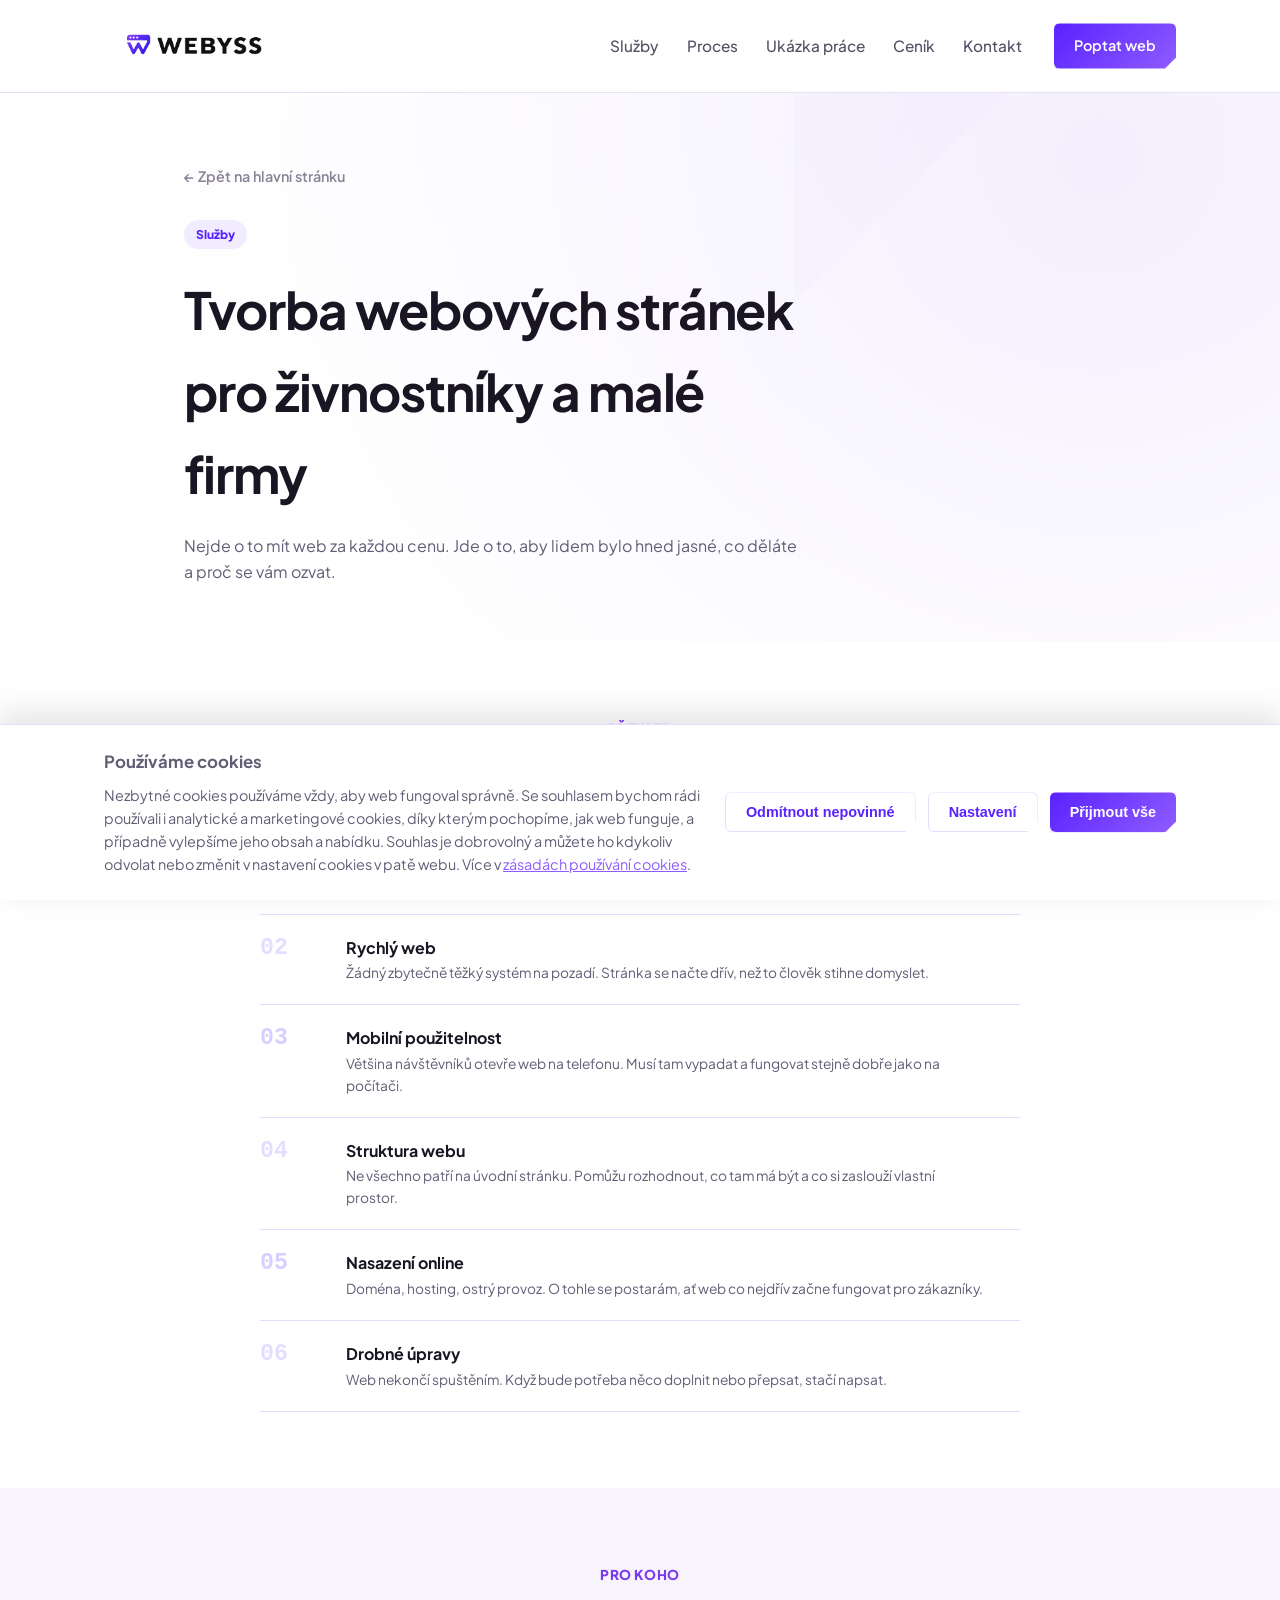
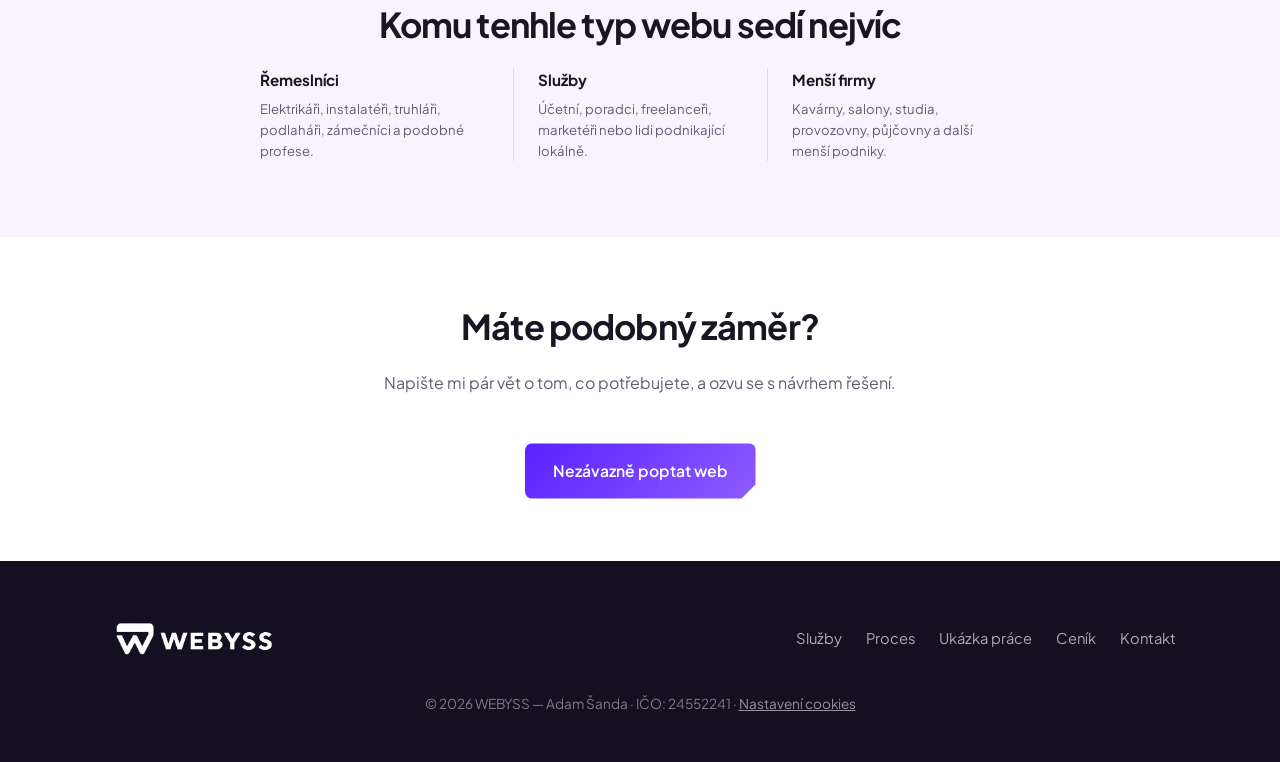
<file: sluzby.html>
<!DOCTYPE html>
<html lang="cs">
<head>
<meta charset="UTF-8">
<meta name="viewport" content="width=device-width, initial-scale=1.0">
<title>Tvorba webových stránek – služby | WEBYSS</title>
<meta name="description" content="Přehled služeb WEBYSS při tvorbě webových stránek — od jasné nabídky a rychlosti přes mobilní použitelnost až po nasazení a drobné úpravy.">
<link rel="canonical" href="https://webyss.cz/sluzby.html">
<link rel="icon" href="favicon.ico" sizes="any">
<link rel="shortcut icon" href="favicon.ico" type="image/x-icon">
<meta property="og:type" content="website">
<meta property="og:site_name" content="WEBYSS">
<meta property="og:title" content="Tvorba webových stránek – služby | WEBYSS">
<meta property="og:description" content="Přehled služeb WEBYSS při tvorbě webových stránek — od jasné nabídky a rychlosti přes mobilní použitelnost až po nasazení a drobné úpravy.">
<meta property="og:url" content="https://webyss.cz/sluzby.html">
<meta property="og:image" content="https://webyss.cz/logo-full.png">
<meta property="og:locale" content="cs_CZ">
<meta name="twitter:card" content="summary_large_image">
<meta name="twitter:title" content="Tvorba webových stránek – služby | WEBYSS">
<meta name="twitter:description" content="Přehled služeb WEBYSS při tvorbě webových stránek — od jasné nabídky a rychlosti přes mobilní použitelnost až po nasazení a drobné úpravy.">
<meta name="twitter:image" content="https://webyss.cz/logo-full.png">
<link rel="preconnect" href="https://fonts.googleapis.com">
<link rel="preconnect" href="https://fonts.gstatic.com" crossorigin>
<link rel="preload" href="https://fonts.googleapis.com/css2?family=Plus+Jakarta+Sans:wght@400;500;600;700;800&display=swap" as="style" onload="this.onload=null;this.rel='stylesheet'">
<noscript><link rel="stylesheet" href="https://fonts.googleapis.com/css2?family=Plus+Jakarta+Sans:wght@400;500;600;700;800&display=swap"></noscript>
<link rel="stylesheet" href="styles.css">
<script type="application/ld+json">
{
  "@context": "https://schema.org",
  "@graph": [
    {
      "@type": "BreadcrumbList",
      "itemListElement": [
        {"@type": "ListItem", "position": 1, "name": "WEBYSS", "item": "https://webyss.cz/"},
        {"@type": "ListItem", "position": 2, "name": "Služby", "item": "https://webyss.cz/sluzby.html"}
      ]
    },
    {
      "@type": "Service",
      "name": "Tvorba webových stránek",
      "provider": {"@id": "https://webyss.cz/#business"},
      "url": "https://webyss.cz/sluzby.html",
      "serviceType": "Tvorba webových stránek",
      "areaServed": {"@type": "Country", "name": "\u010ceská republika"},
      "hasOfferCatalog": {
        "@type": "OfferCatalog",
        "name": "Cenové varianty",
        "url": "https://webyss.cz/cenik.html"
      }
    }
  ]
}
</script>
</head>
<body class="services-page">

<header class="site-header" id="top">
  <div class="container header-inner">
    <a href="/" class="logo" aria-label="WEBYSS">
      <img class="logo-image logo-image-compact" src="logo-full-compact.png" alt="WEBYSS" width="240" height="64" decoding="async">
    </a>
    <nav class="main-nav" id="main-nav">
      <a href="sluzby.html">Služby</a>
      <a href="proces.html">Proces</a>
      <a href="/#ukazka">Ukázka práce</a>
      <a href="cenik.html">Ceník</a>
      <a href="/#kontakt">Kontakt</a>
    </nav>
    <a href="/#kontakt" class="btn btn-primary btn-small header-cta">Poptat web</a>
    <button class="nav-toggle" id="nav-toggle" aria-label="Otevřít menu" aria-expanded="false">
      <span></span><span></span><span></span>
    </button>
  </div>
</header>

<main>

  <!-- ÚVOD STRÁNKY -->
  <section class="page-header">
    <div class="container">
      <a href="/" class="back-link">← Zpět na hlavní stránku</a>
      <p class="eyebrow">Služby</p>
      <h1>Tvorba webových stránek pro živnostníky a malé firmy</h1>
      <p class="hero-lead">
        Nejde o to mít web za každou cenu. Jde o to, aby lidem bylo hned jasné,
        co děláte a proč se vám ozvat.
      </p>
    </div>
  </section>

  <!-- SEZNAM SLUŽEB -->
  <section class="section">
    <div class="container">
      <p class="section-tag center">Přehled</p>
      <h2 class="center">Co je součástí spolupráce</h2>
      <div class="service-list">
        <div class="service-row">
          <span class="service-num">01</span>
          <div class="service-body">
            <h3>Jasná nabídka</h3>
            <p>Než začneme stavět, ujasníme si, co má web vlastně říct. Bez toho se mine účinkem i ten hezčí design.</p>
          </div>
        </div>
        <div class="service-row">
          <span class="service-num">02</span>
          <div class="service-body">
            <h3>Rychlý web</h3>
            <p>Žádný zbytečně těžký systém na pozadí. Stránka se načte dřív, než to člověk stihne domyslet.</p>
          </div>
        </div>
        <div class="service-row">
          <span class="service-num">03</span>
          <div class="service-body">
            <h3>Mobilní použitelnost</h3>
            <p>Většina návštěvníků otevře web na telefonu. Musí tam vypadat a fungovat stejně dobře jako na počítači.</p>
          </div>
        </div>
        <div class="service-row">
          <span class="service-num">04</span>
          <div class="service-body">
            <h3>Struktura webu</h3>
            <p>Ne všechno patří na úvodní stránku. Pomůžu rozhodnout, co tam má být a co si zaslouží vlastní prostor.</p>
          </div>
        </div>
        <div class="service-row">
          <span class="service-num">05</span>
          <div class="service-body">
            <h3>Nasazení online</h3>
            <p>Doména, hosting, ostrý provoz. O tohle se postarám, ať web co nejdřív začne fungovat pro zákazníky.</p>
          </div>
        </div>
        <div class="service-row">
          <span class="service-num">06</span>
          <div class="service-body">
            <h3>Drobné úpravy</h3>
            <p>Web nekončí spuštěním. Když bude potřeba něco doplnit nebo přepsat, stačí napsat.</p>
          </div>
        </div>
      </div>
    </div>
  </section>

  <!-- PRO KOHO -->
  <section class="section section-alt" id="pro-koho">
    <div class="container">
      <p class="section-tag center">Pro koho</p>
      <h2 class="center">Komu tenhle typ webu sedí nejvíc</h2>
      <div class="audience-bar">
        <div class="audience-item">
          <h3>Řemeslníci</h3>
          <p>Elektrikáři, instalatéři, truhláři, podlaháři, zámečníci a podobné profese.</p>
        </div>
        <div class="audience-item">
          <h3>Služby</h3>
          <p>Účetní, poradci, freelanceři, marketéři nebo lidi podnikající lokálně.</p>
        </div>
        <div class="audience-item">
          <h3>Menší firmy</h3>
          <p>Kavárny, salony, studia, provozovny, půjčovny a další menší podniky.</p>
        </div>
      </div>
    </div>
  </section>

  <!-- CTA -->
  <section class="section">
    <div class="container center">
      <h2>Máte podobný záměr?</h2>
      <p class="section-lead center">Napište mi pár vět o tom, co potřebujete, a ozvu se s návrhem řešení.</p>
      <a href="/#kontakt" class="btn btn-primary">Nezávazně poptat web</a>
    </div>
  </section>

</main>

<footer class="site-footer">
  <div class="container footer-inner">
    <a href="/" class="logo" aria-label="WEBYSS">
      <img class="logo-image logo-image-full" src="logo-full.png" alt="WEBYSS" width="480" height="128" decoding="async">
    </a>
    <nav class="footer-nav">
      <a href="sluzby.html">Služby</a>
      <a href="proces.html">Proces</a>
      <a href="/#ukazka">Ukázka práce</a>
      <a href="cenik.html">Ceník</a>
      <a href="/#kontakt">Kontakt</a>
    </nav>
    <p class="footer-meta">
      © 2026 WEBYSS — Adam Šanda · IČO: 24552241
      · <button type="button" class="footer-link-btn" id="open-cookie-settings">Nastavení cookies</button>
    </p>
  </div>
</footer>

<!-- COOKIE LIŠTA -->
<div class="cookie-banner" id="cookie-banner" role="dialog" aria-live="polite" aria-labelledby="cookie-banner-title" hidden>
  <div class="cookie-banner-inner">
    <div class="cookie-banner-text">
      <p id="cookie-banner-title" class="cookie-banner-title"><strong>Používáme cookies</strong></p>
      <p>
        Nezbytné cookies používáme vždy, aby web fungoval správně. Se souhlasem
        bychom rádi používali i analytické a marketingové cookies, díky kterým
        pochopíme, jak web funguje, a případně vylepšíme jeho obsah a nabídku.
        Souhlas je dobrovolný a můžete ho kdykoliv odvolat nebo změnit v
        nastavení cookies v patě webu. Více v
        <button type="button" class="link-btn" id="open-cookie-details">zásadách používání cookies</button>.
      </p>
    </div>
    <div class="cookie-banner-actions">
      <button type="button" class="btn btn-ghost btn-small" id="cookie-reject">Odmítnout nepovinné</button>
      <button type="button" class="btn btn-ghost btn-small" id="cookie-settings">Nastavení</button>
      <button type="button" class="btn btn-primary btn-small" id="cookie-accept">Přijmout vše</button>
    </div>
  </div>
</div>

<!-- MODÁL S PODROBNÝM NASTAVENÍM -->
<div class="cookie-modal-overlay" id="cookie-modal-overlay" hidden>
  <div class="cookie-modal" role="dialog" aria-modal="true" aria-labelledby="cookie-modal-title">
    <button type="button" class="cookie-modal-close" id="cookie-modal-close" aria-label="Zavřít nastavení cookies">✕</button>
    <p id="cookie-modal-title" class="cookie-modal-title">Nastavení cookies</p>
    <p>
      Vyberte si, které kategorie cookies nám povolíte. Nezbytné cookies nejde
      vypnout, protože bez nich by web nefungoval správně.
    </p>

    <div class="cookie-category">
      <div class="cookie-category-head">
        <label class="switch">
          <input type="checkbox" checked disabled>
          <span class="switch-slider"></span>
        </label>
        <div>
          <p class="cookie-category-title">Nezbytné cookies</p>
          <p>Umožňují základní fungování webu (např. zapamatování vaší volby ohledně cookies). Vždy aktivní.</p>
        </div>
      </div>
    </div>

    <div class="cookie-category">
      <div class="cookie-category-head">
        <label class="switch">
          <input type="checkbox" id="consent-analytics">
          <span class="switch-slider"></span>
        </label>
        <div>
          <p class="cookie-category-title">Analytické cookies</p>
          <p>Pomáhají nám anonymně pochopit návštěvnost a chování na webu, abychom ho mohli zlepšovat.</p>
        </div>
      </div>
    </div>

    <div class="cookie-category">
      <div class="cookie-category-head">
        <label class="switch">
          <input type="checkbox" id="consent-marketing">
          <span class="switch-slider"></span>
        </label>
        <div>
          <p class="cookie-category-title">Marketingové cookies</p>
          <p>Slouží k zobrazování relevantnější nabídky a měření účinnosti případné reklamy.</p>
        </div>
      </div>
    </div>

    <details class="cookie-details" id="cookie-details-panel">
      <summary>Zásady používání cookies</summary>
      <p>
        Cookies jsou malé textové soubory, které si při návštěvě webu ukládá
        váš prohlížeč. Slouží k tomu, aby si web zapamatoval vaše nastavení
        nebo abychom mohli anonymně vyhodnocovat návštěvnost.
      </p>
      <p>
        <strong>Nezbytné:</strong> uchovávají pouze vaši volbu ohledně cookies
        (lokálně ve vašem prohlížeči) a nejsou předávány třetím stranám.
      </p>
      <p>
        <strong>Analytické / marketingové:</strong> aktivují se pouze s vaším
        souhlasem a mohou zahrnovat nástroje třetích stran (např. Google
        Analytics). Souhlas můžete kdykoliv odvolat tlačítkem „Nastavení
        cookies“ v patě webu.
      </p>
      <p>
        Provozovatelem webu a správcem údajů je Adam Šanda, IČO: 24552241,
        kontakt: <a href="mailto:webyswebys@gmail.com">webyswebys@gmail.com</a>.
      </p>
    </details>

    <div class="cookie-modal-actions">
      <button type="button" class="btn btn-ghost btn-small" id="cookie-reject-modal">Odmítnout nepovinné</button>
      <button type="button" class="btn btn-primary btn-small" id="cookie-save">Uložit nastavení</button>
    </div>
  </div>
</div>

<script src="script.js"></script>
</body>
</html>
</file>
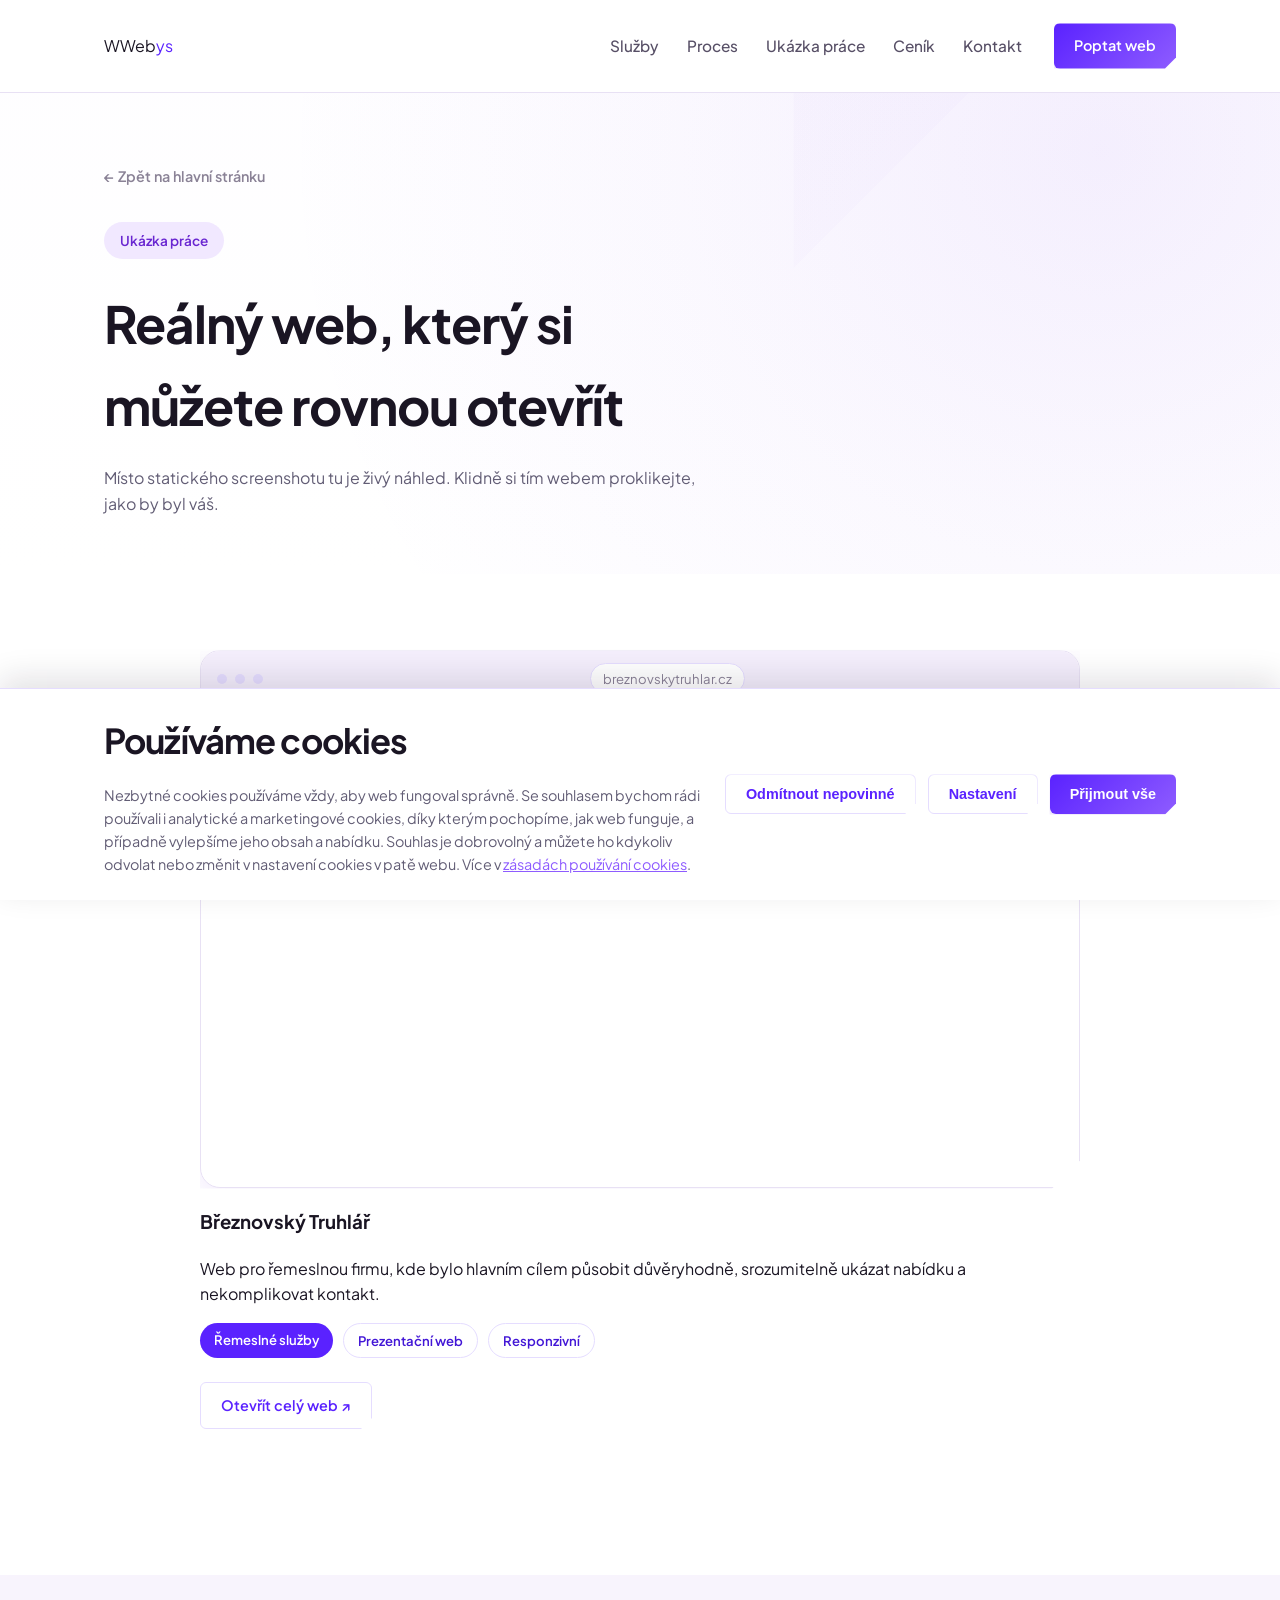
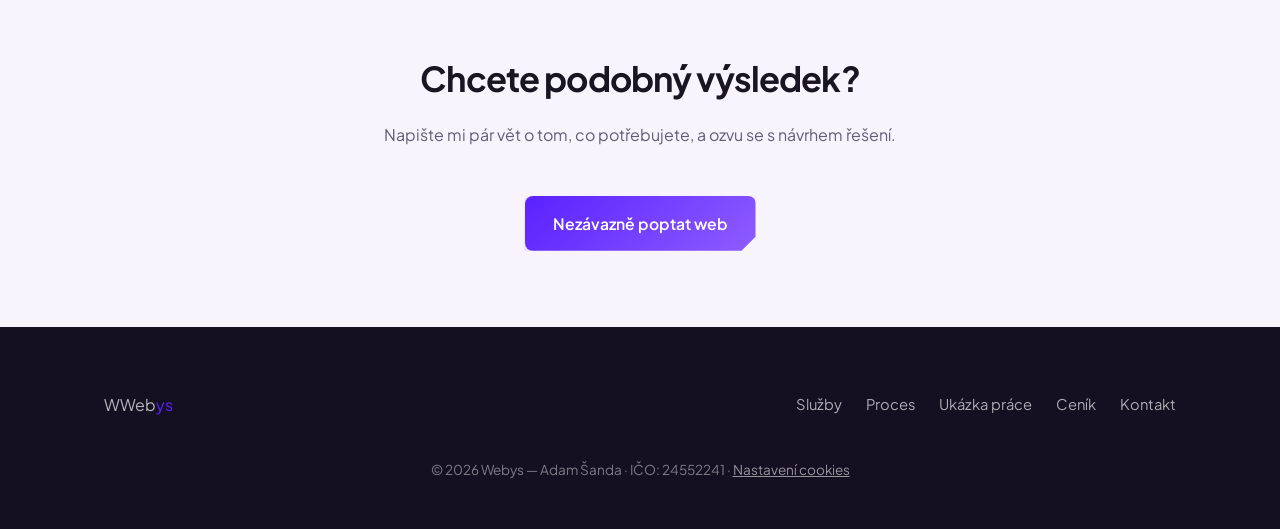
<file: ukazka.html>
<!DOCTYPE html>
<html lang="cs">
<head>
<meta charset="UTF-8">
<meta name="viewport" content="width=device-width, initial-scale=1.0">
<title>Ukázka práce | Webys — Tvorba webů</title>
<meta name="description" content="Živá ukázka webu, který Webys vytvořil — Březnovský Truhlář. Otevřete si ho a proklikejte, jako by byl váš.">
<link rel="icon" href="data:image/svg+xml,<svg xmlns=%22http://www.w3.org/2000/svg%22 viewBox=%220 0 100 100%22><rect width=%22100%22 height=%22100%22 rx=%2224%22 fill=%22%237c3aed%22/><text x=%2250%22 y=%2268%22 font-size=%2260%22 font-family=%22Arial%22 fill=%22white%22 text-anchor=%22middle%22>W</text></svg>">
<link rel="preconnect" href="https://fonts.googleapis.com">
<link rel="preconnect" href="https://fonts.gstatic.com" crossorigin>
<link href="https://fonts.googleapis.com/css2?family=Plus+Jakarta+Sans:wght@400;500;600;700;800&display=swap" rel="stylesheet">
<link rel="stylesheet" href="styles.css">
</head>
<body>

<header class="site-header" id="top">
  <div class="container header-inner">
    <a href="index.html" class="logo">
      <span class="logo-mark" aria-hidden="true">W</span>
      Web<span class="accent">ys</span>
    </a>
    <nav class="main-nav" id="main-nav">
      <a href="sluzby.html">Služby</a>
      <a href="proces.html">Proces</a>
      <a href="ukazka.html">Ukázka práce</a>
      <a href="index.html#cenik">Ceník</a>
      <a href="index.html#kontakt">Kontakt</a>
    </nav>
    <a href="index.html#kontakt" class="btn btn-primary btn-small header-cta">Poptat web</a>
    <button class="nav-toggle" id="nav-toggle" aria-label="Otevřít menu" aria-expanded="false">
      <span></span><span></span><span></span>
    </button>
  </div>
</header>

<main>

  <!-- ÚVOD STRÁNKY -->
  <section class="page-header">
    <div class="container">
      <a href="index.html" class="back-link">← Zpět na hlavní stránku</a>
      <p class="eyebrow">Ukázka práce</p>
      <h1>Reálný web, který si můžete rovnou otevřít</h1>
      <p class="hero-lead">
        Místo statického screenshotu tu je živý náhled. Klidně si tím webem
        proklikejte, jako by byl váš.
      </p>
    </div>
  </section>

  <!-- UKÁZKA -->
  <section class="section">
    <div class="container">
      <div class="showcase">
        <div class="showcase-frame">
          <div class="browser-bar">
            <span class="dot"></span><span class="dot"></span><span class="dot"></span>
            <span class="browser-url">breznovskytruhlar.cz</span>
          </div>
          <iframe
            src="https://breznovskytruhlar.cz/"
            title="Náhled webu Březnovský Truhlář"
            loading="lazy"
            referrerpolicy="no-referrer">
          </iframe>
        </div>
        <div class="showcase-info">
          <h3>Březnovský Truhlář</h3>
          <p>
            Web pro řemeslnou firmu, kde bylo hlavním cílem působit důvěryhodně,
            srozumitelně ukázat nabídku a nekomplikovat kontakt.
          </p>
          <ul class="tags">
            <li>Řemeslné služby</li>
            <li>Prezentační web</li>
            <li>Responzivní</li>
          </ul>
          <a href="https://breznovskytruhlar.cz/" target="_blank" rel="noopener noreferrer" class="btn btn-ghost btn-small">
            Otevřít celý web ↗
          </a>
        </div>
      </div>
    </div>
  </section>

  <!-- CTA -->
  <section class="section section-alt">
    <div class="container center">
      <h2>Chcete podobný výsledek?</h2>
      <p class="section-lead center">Napište mi pár vět o tom, co potřebujete, a ozvu se s návrhem řešení.</p>
      <a href="index.html#kontakt" class="btn btn-primary">Nezávazně poptat web</a>
    </div>
  </section>

</main>

<footer class="site-footer">
  <div class="container footer-inner">
    <a href="index.html" class="logo">
      <span class="logo-mark" aria-hidden="true">W</span>
      Web<span class="accent">ys</span>
    </a>
    <nav class="footer-nav">
      <a href="sluzby.html">Služby</a>
      <a href="proces.html">Proces</a>
      <a href="ukazka.html">Ukázka práce</a>
      <a href="index.html#cenik">Ceník</a>
      <a href="index.html#kontakt">Kontakt</a>
    </nav>
    <p class="footer-meta">
      © 2026 Webys — Adam Šanda · IČO: 24552241
      · <button type="button" class="footer-link-btn" id="open-cookie-settings">Nastavení cookies</button>
    </p>
  </div>
</footer>

<!-- COOKIE LIŠTA -->
<div class="cookie-banner" id="cookie-banner" role="dialog" aria-live="polite" aria-label="Nastavení cookies" hidden>
  <div class="cookie-banner-inner">
    <div class="cookie-banner-text">
      <h2>Používáme cookies</h2>
      <p>
        Nezbytné cookies používáme vždy, aby web fungoval správně. Se souhlasem
        bychom rádi používali i analytické a marketingové cookies, díky kterým
        pochopíme, jak web funguje, a případně vylepšíme jeho obsah a nabídku.
        Souhlas je dobrovolný a můžete ho kdykoliv odvolat nebo změnit v
        nastavení cookies v patě webu. Více v
        <button type="button" class="link-btn" id="open-cookie-details">zásadách používání cookies</button>.
      </p>
    </div>
    <div class="cookie-banner-actions">
      <button type="button" class="btn btn-ghost btn-small" id="cookie-reject">Odmítnout nepovinné</button>
      <button type="button" class="btn btn-ghost btn-small" id="cookie-settings">Nastavení</button>
      <button type="button" class="btn btn-primary btn-small" id="cookie-accept">Přijmout vše</button>
    </div>
  </div>
</div>

<!-- MODÁL S PODROBNÝM NASTAVENÍM -->
<div class="cookie-modal-overlay" id="cookie-modal-overlay" hidden>
  <div class="cookie-modal" role="dialog" aria-modal="true" aria-labelledby="cookie-modal-title">
    <button type="button" class="cookie-modal-close" id="cookie-modal-close" aria-label="Zavřít nastavení cookies">✕</button>
    <h2 id="cookie-modal-title">Nastavení cookies</h2>
    <p>
      Vyberte si, které kategorie cookies nám povolíte. Nezbytné cookies nejde
      vypnout, protože bez nich by web nefungoval správně.
    </p>

    <div class="cookie-category">
      <div class="cookie-category-head">
        <label class="switch">
          <input type="checkbox" checked disabled>
          <span class="switch-slider"></span>
        </label>
        <div>
          <h3>Nezbytné cookies</h3>
          <p>Umožňují základní fungování webu (např. zapamatování vaší volby ohledně cookies). Vždy aktivní.</p>
        </div>
      </div>
    </div>

    <div class="cookie-category">
      <div class="cookie-category-head">
        <label class="switch">
          <input type="checkbox" id="consent-analytics">
          <span class="switch-slider"></span>
        </label>
        <div>
          <h3>Analytické cookies</h3>
          <p>Pomáhají nám anonymně pochopit návštěvnost a chování na webu, abychom ho mohli zlepšovat.</p>
        </div>
      </div>
    </div>

    <div class="cookie-category">
      <div class="cookie-category-head">
        <label class="switch">
          <input type="checkbox" id="consent-marketing">
          <span class="switch-slider"></span>
        </label>
        <div>
          <h3>Marketingové cookies</h3>
          <p>Slouží k zobrazování relevantnější nabídky a měření účinnosti případné reklamy.</p>
        </div>
      </div>
    </div>

    <details class="cookie-details" id="cookie-details-panel">
      <summary>Zásady používání cookies</summary>
      <p>
        Cookies jsou malé textové soubory, které si při návštěvě webu ukládá
        váš prohlížeč. Slouží k tomu, aby si web zapamatoval vaše nastavení
        nebo abychom mohli anonymně vyhodnocovat návštěvnost.
      </p>
      <p>
        <strong>Nezbytné:</strong> uchovávají pouze vaši volbu ohledně cookies
        (lokálně ve vašem prohlížeči) a nejsou předávány třetím stranám.
      </p>
      <p>
        <strong>Analytické / marketingové:</strong> aktivují se pouze s vaším
        souhlasem a mohou zahrnovat nástroje třetích stran (např. Google
        Analytics). Souhlas můžete kdykoliv odvolat tlačítkem „Nastavení
        cookies“ v patě webu.
      </p>
      <p>
        Provozovatelem webu a správcem údajů je Adam Šanda, IČO: 24552241,
        kontakt: <a href="mailto:webyswebys@gmail.com">webyswebys@gmail.com</a>.
      </p>
    </details>

    <div class="cookie-modal-actions">
      <button type="button" class="btn btn-ghost btn-small" id="cookie-reject-modal">Odmítnout nepovinné</button>
      <button type="button" class="btn btn-primary btn-small" id="cookie-save">Uložit nastavení</button>
    </div>
  </div>
</div>

<script src="script.js"></script>
</body>
</html>
</file>
<file: styles.css>
/* ==================================================
  WEBYSS — one page site
   Light, minimalist, purple accent
================================================== */

:root {
  --purple: #7c3aed;
  --purple-dark: #6926d1;
  --purple-light: #a855f7;
  --purple-tint: #f1e8ff;
  --teal: #14b8a6;
  --ink: #1a1523;
  --ink-soft: #574f66;
  --muted: #8a8296;
  --bg: #ffffff;
  --bg-alt: #f4eefc;
  --bg-dark: #150f22;
  --border: #e8e1f4;
  --shadow: 0 10px 30px rgba(124, 58, 237, 0.1);
  --radius: 20px;
  --max-width: 1120px;
  --font: "Plus Jakarta Sans", system-ui, -apple-system, Segoe UI, Roboto, sans-serif;
}

* { box-sizing: border-box; }

html { scroll-behavior: smooth; }

body {
  margin: 0;
  font-family: var(--font);
  color: var(--ink);
  background: var(--bg);
  line-height: 1.6;
  -webkit-font-smoothing: antialiased;
  position: relative;
}

img { max-width: 100%; display: block; }

a { color: inherit; text-decoration: none; }

.container {
  max-width: var(--max-width);
  margin: 0 auto;
  padding: 0 24px;
}

.accent { color: var(--purple); }

/* -------------------- Buttons -------------------- */

.btn {
  display: inline-flex;
  align-items: center;
  justify-content: center;
  gap: 8px;
  padding: 15px 28px;
  border-radius: 999px;
  font-weight: 600;
  font-size: 0.98rem;
  border: none;
  cursor: pointer;
  transition: transform 0.15s ease, box-shadow 0.15s ease, background 0.15s ease;
  white-space: nowrap;
}

.btn-small { padding: 11px 20px; font-size: 0.9rem; }

.btn-primary {
  background: linear-gradient(135deg, var(--purple), var(--purple-light));
  color: #fff;
  box-shadow: 0 8px 20px rgba(124, 58, 237, 0.28);
}

.btn-primary:hover {
  transform: translateY(-2px);
  box-shadow: 0 12px 26px rgba(124, 58, 237, 0.35);
}

.btn-ghost {
  background: #fff;
  color: var(--ink);
  border: 1.5px solid var(--border);
}

.btn-ghost:hover {
  border-color: var(--purple);
  color: var(--purple);
  transform: translateY(-2px);
}

/* -------------------- Header -------------------- */

.site-header {
  position: sticky;
  top: 0;
  z-index: 100;
  background: rgba(255, 255, 255, 0.85);
  backdrop-filter: blur(10px);
  border-bottom: 1px solid var(--border);
}

.header-inner {
  display: flex;
  align-items: center;
  gap: 20px;
  min-height: 58px;
  padding-top: 7px;
  padding-bottom: 7px;
}

.logo {
  display: flex;
  align-items: center;
  width: 132px;
  height: 44px;
  margin-right: auto;
}

.logo-image {
  width: 100%;
  height: auto;
}

.main-nav {
  display: flex;
  gap: 24px;
}

.main-nav a {
  font-weight: 500;
  color: var(--ink-soft);
  font-size: 0.82rem;
  transition: color 0.15s ease;
}

.main-nav a:hover { color: var(--purple); }

.header-cta { margin-left: 4px; }

.nav-toggle {
  display: none;
  flex-direction: column;
  justify-content: center;
  gap: 5px;
  width: 40px;
  height: 40px;
  background: none;
  border: 1.5px solid var(--border);
  border-radius: 10px;
  cursor: pointer;
}

.nav-toggle span {
  width: 18px;
  height: 2px;
  margin: 0 auto;
  background: var(--ink);
  border-radius: 2px;
}

/* -------------------- Sections -------------------- */

.section {
  padding: 76px 0;
  position: relative;
  z-index: 1;
  background: rgba(255, 255, 255, 0.62);
}

.section-alt {
  position: relative;
  background: rgba(244, 238, 252, 0.62);
}

.section-alt::before {
  content: "";
  position: absolute;
  inset: 0;
  z-index: -1;
  pointer-events: none;
  background: linear-gradient(315deg, rgba(124, 58, 237, 0.05), transparent 55%);
  clip-path: polygon(0 58%, 24% 100%, 0 100%);
}

.section-tag {
  color: var(--purple);
  font-weight: 700;
  font-size: 0.85rem;
  letter-spacing: 0.06em;
  text-transform: uppercase;
  margin: 0 0 12px;
}

h2 {
  font-size: clamp(1.65rem, 3vw, 2.15rem);
  margin: 0 0 16px;
  letter-spacing: -0.01em;
}

.section-lead {
  color: var(--ink-soft);
  max-width: 640px;
  font-size: 1.05rem;
  margin: 0 0 48px;
}

.center { text-align: center; margin-left: auto; margin-right: auto; }

/* -------------------- Hero -------------------- */

.hero {
  position: relative;
  z-index: 1;
  padding: 94px 0 72px;
  overflow: hidden;
  background: linear-gradient(180deg, rgba(251, 249, 255, 0.22) 0%, rgba(255, 255, 255, 0.3) 100%);
}

.hero-inner {
  position: relative;
  z-index: 1;
  max-width: 780px;
}

/* Subtle brand-shape decoration: soft purple glow + one large chamfered
   fragment echoing the CTA-button corner cut. Static, low-contrast, CSS-only. */
.hero::before {
  content: "";
  position: absolute;
  inset: 0;
  z-index: -1;
  pointer-events: none;
  background: radial-gradient(circle at 86% 12%, rgba(124, 58, 237, 0.08) 0%, rgba(124, 58, 237, 0.03) 35%, transparent 70%);
}

.hero::after {
  content: "";
  position: absolute;
  inset: 0;
  z-index: -1;
  pointer-events: none;
  background: rgba(124, 58, 237, 0.05);
  clip-path: polygon(40% 0, 100% 0, 100% 100%, 60% 100%, 40% 78%);
}

.eyebrow {
  display: inline-block;
  background: var(--purple-tint);
  color: var(--purple-dark);
  padding: 8px 16px;
  border-radius: 999px;
  font-size: 0.85rem;
  font-weight: 600;
  margin-bottom: 24px;
}

.hero h1 {
  font-size: clamp(2.15rem, 5vw, 3.15rem);
  line-height: 1.08;
  letter-spacing: -0.02em;
  margin: 0 0 22px;
}

.hero-lead {
  font-size: 1rem;
  color: var(--ink-soft);
  max-width: 620px;
  margin: 0 0 36px;
}

.hero-actions {
  display: flex;
  flex-wrap: wrap;
  gap: 16px;
}

/* -------------------- Grids / Cards -------------------- */

.grid {
  display: grid;
  gap: 24px;
}

.grid-3 {
  grid-template-columns: repeat(3, 1fr);
}

.card {
  position: relative;
  background: #fff;
  border: 1px solid var(--border);
  border-radius: var(--radius);
  padding: 32px;
  transition: transform 0.2s ease, box-shadow 0.2s ease, border-color 0.2s ease;
}

.card:hover {
  transform: translateY(-4px);
  box-shadow: var(--shadow);
  border-color: rgba(124, 58, 237, 0.25);
}

.card h3 { margin: 0 0 10px; font-size: 1.1rem; }
.card p { margin: 0; color: var(--ink-soft); font-size: 0.96rem; }

.section-alt .card { background: #fff; }

/* Page header used on the sub-pages (services, process, showcase) */

.page-header {
  position: relative;
  z-index: 1;
  overflow: hidden;
  padding: 72px 0 58px;
  background: linear-gradient(180deg, rgba(251, 249, 255, 0.22) 0%, rgba(255, 255, 255, 0.3) 100%);
}

.page-header::before {
  content: "";
  position: absolute;
  inset: 0;
  z-index: -1;
  pointer-events: none;
  background: radial-gradient(circle at 86% 12%, rgba(124, 58, 237, 0.08) 0%, rgba(124, 58, 237, 0.03) 35%, transparent 70%);
}

.page-header::after {
  content: "";
  position: absolute;
  inset: 0;
  z-index: -1;
  pointer-events: none;
  background: linear-gradient(135deg, rgba(124, 58, 237, 0.05), rgba(124, 58, 237, 0.015) 55%, transparent 55%);
  clip-path: polygon(62% 0, 100% 0, 100% 100%, 82% 100%, 62% 84%);
}

.back-link {
  display: flex;
  width: fit-content;
  align-items: center;
  gap: 6px;
  color: var(--muted);
  font-size: 0.9rem;
  font-weight: 600;
  margin-bottom: 20px;
  transition: color 0.15s ease;
}

.back-link:hover { color: var(--purple); }

.page-header h1 {
  max-width: 650px;
  font-size: clamp(2.1rem, 4.5vw, 3.2rem);
  letter-spacing: -0.02em;
  margin: 0 0 18px;
}

.page-header .hero-lead { margin: 0; }

/* -------------------- Reference page layouts -------------------- */

.home-page .hero-inner { max-width: 680px; margin-left: 0; }

.home-page .section > .container,
.services-page .section > .container,
.process-page .section > .container {
  max-width: 960px;
}

.home-page .showcase {
  max-width: 720px;
  padding-bottom: 38px;
}

.home-page .showcase-frame iframe { height: 392px; }

.home-page .showcase-card {
  width: min(300px, calc(100% - 40px));
  margin: -72px -44px 0 auto;
  padding: 22px;
  border-radius: 8px;
}

.home-page .contact-inner {
  max-width: 800px;
  margin: 0 auto;
  gap: 48px;
}

.home-page .contact-form {
  padding: 28px;
  border-radius: 8px;
  gap: 20px;
}

.home-page .contact-text h2 { max-width: 390px; }

.home-page .contact-facts { gap: 8px; }
.home-page .contact-facts li { font-size: 0.88rem; }
.home-page .contact-facts span {
  display: inline-block;
  min-width: 24px;
  color: var(--purple);
  font-size: 0.72rem;
  font-weight: 800;
}

.services-page .page-header .container,
.process-page .page-header .container {
  max-width: 960px;
}

.services-page .page-header .eyebrow,
.process-page .page-header .eyebrow {
  display: inline-flex;
  margin-bottom: 20px;
  padding: 5px 12px;
  border-radius: 999px;
  background: var(--purple-tint);
  color: var(--purple);
  font-size: 0.75rem;
  font-weight: 800;
}

.services-page .service-list { max-width: 760px; margin: 0 auto; }
.services-page .service-row { grid-template-columns: 68px 1fr; gap: 18px; padding: 20px 0; }
.services-page .service-num { font-size: 1.45rem; }
.services-page .service-body h3 { margin-bottom: 2px; font-size: 1rem; }
.services-page .service-body p { font-size: 0.86rem; }

.services-page .audience-bar { max-width: 760px; margin: 0 auto; }
.services-page .audience-item { padding: 0 24px; }
.services-page .audience-item h3 { margin-bottom: 5px; font-size: 0.95rem; }
.services-page .audience-item p { font-size: 0.82rem; }

.process-page .timeline { max-width: 560px; margin: 0 auto 20px; }
.process-page .timeline-item { padding-bottom: 28px; }
.process-page .timeline-body h3 { margin-bottom: 3px; font-size: 1rem; }
.process-page .timeline-body p { font-size: 0.86rem; }
.process-page .section-alt .container { max-width: 680px; }

.services-page .section:last-of-type,
.process-page .section:last-of-type { padding-top: 62px; padding-bottom: 62px; }

/* -------------------- Pricing page -------------------- */

.pricing-page {
  position: relative;
  z-index: 1;
  padding: 132px 0 88px;
  background:
    radial-gradient(circle at 92% 10%, rgba(168, 85, 247, 0.18), transparent 22%),
    linear-gradient(180deg, rgba(251, 249, 255, 0.9), rgba(255, 255, 255, 0.74));
}

.pricing-page h1 {
  max-width: 680px;
  margin: 0 0 42px;
  font-size: clamp(2.7rem, 6vw, 5rem);
  line-height: 1.04;
  letter-spacing: 0;
}

.pricing-page h1 span,
.pricing-amount,
.pricing-example strong {
  color: var(--purple);
}

.pricing-eyebrow,
.pricing-label {
  margin: 0 0 14px;
  color: var(--purple);
  font-size: 0.78rem;
  font-weight: 800;
  letter-spacing: 0.06em;
  text-transform: uppercase;
}

.pricing-offer {
  display: grid;
  grid-template-columns: 0.95fr 1.05fr;
  border: 1px solid var(--border);
  border-radius: 8px;
  background: rgba(255, 255, 255, 0.82);
  box-shadow: 0 12px 32px rgba(85, 36, 170, 0.06);
  clip-path: polygon(0 0, 100% 0, 100% calc(100% - 20px), calc(100% - 20px) 100%, 0 100%);
}

.pricing-price-block {
  padding: 42px 52px;
  border-right: 1px solid var(--border);
}

.pricing-from,
.pricing-vat {
  margin: 0;
  color: var(--ink-soft);
  font-size: 0.95rem;
}

.pricing-amount {
  margin: 8px 0;
  font-size: clamp(2.3rem, 5vw, 4rem);
  font-weight: 800;
  letter-spacing: 0;
  line-height: 1;
}

.pricing-button { margin-top: 30px; }

.pricing-features {
  list-style: none;
  margin: 0;
  padding: 26px 52px;
}

.pricing-features li {
  display: flex;
  align-items: center;
  gap: 20px;
  padding: 17px 0;
  border-bottom: 1px solid var(--border);
  color: var(--ink-soft);
  font-size: 1rem;
  font-weight: 600;
}

.pricing-features li:last-child { border-bottom: 0; }

.pricing-feature-icon {
  display: inline-flex;
  align-items: center;
  justify-content: center;
  width: 44px;
  height: 44px;
  border: 1px solid var(--border);
  border-radius: 10px;
  color: var(--purple);
  flex-shrink: 0;
}

.pricing-feature-icon svg {
  width: 25px;
  height: 25px;
}

.pricing-examples { margin-top: 58px; }

.pricing-examples h2 {
  margin: 0 0 18px;
  font-size: clamp(1.5rem, 3vw, 2rem);
  letter-spacing: 0;
}

.pricing-example-list { display: grid; gap: 10px; }

.pricing-example {
  display: flex;
  align-items: center;
  justify-content: space-between;
  gap: 24px;
  min-height: 62px;
  padding: 16px 24px;
  border: 1px solid var(--border);
  border-radius: 6px;
  background: rgba(255, 255, 255, 0.76);
  color: var(--ink-soft);
  font-weight: 600;
  clip-path: polygon(0 0, 100% 0, 100% calc(100% - 16px), calc(100% - 16px) 100%, 0 100%);
}

.pricing-example-info {
  display: flex;
  align-items: center;
  gap: 18px;
}

.pricing-example-icon {
  display: inline-flex;
  align-items: center;
  justify-content: center;
  width: 32px;
  height: 32px;
  color: var(--ink);
  flex-shrink: 0;
}

.pricing-example-icon svg {
  width: 25px;
  height: 25px;
}

.pricing-example strong { white-space: nowrap; }

.pricing-cta {
  display: grid;
  grid-template-columns: auto 1fr auto;
  align-items: center;
  gap: 20px;
  margin-top: 22px;
  padding: 18px 24px;
  border: 1px solid var(--border);
  border-radius: 6px;
  background: linear-gradient(90deg, rgba(124, 58, 237, 0.08), rgba(168, 85, 247, 0.04));
  clip-path: polygon(0 0, 100% 0, 100% calc(100% - 16px), calc(100% - 16px) 100%, 0 100%);
}

.pricing-cta-icon {
  display: grid;
  width: 50px;
  height: 50px;
  place-items: center;
  border-radius: 50%;
  background: var(--purple-tint);
  color: var(--purple);
  font-size: 2rem;
}

.pricing-cta strong { color: var(--ink); }
.pricing-cta p { margin: 3px 0 0; color: var(--ink-soft); font-size: 0.88rem; }

/* -------------------- Service list -------------------- */
/* Full-width editorial rows instead of a grid of icon cards */

.service-list {
  border-top: 1px solid var(--border);
}

.service-row {
  display: grid;
  grid-template-columns: 84px 1fr;
  gap: 32px;
  align-items: baseline;
  padding: 30px 0;
  border-bottom: 1px solid var(--border);
  transition: padding-left 0.25s ease;
}

.service-row:hover { padding-left: 12px; }

.service-num {
  font-family: "Courier New", monospace;
  font-weight: 300;
  font-size: 2rem;
  line-height: 1;
  color: var(--border);
  transition: color 0.25s ease;
}

.service-row:nth-child(even) .service-num { color: var(--border); }
.service-row:hover .service-num { color: var(--purple); }
.service-row:nth-child(even):hover .service-num { color: var(--teal); }

.service-body h3 {
  margin: 0 0 8px;
  font-size: 1.2rem;
  transition: color 0.2s ease;
}

.service-row:hover .service-body h3 { color: var(--purple); }
.service-row:nth-child(even):hover .service-body h3 { color: #0f766e; }

.service-body p {
  margin: 0;
  color: var(--ink-soft);
  max-width: 640px;
}

/* -------------------- Audience bar -------------------- */
/* Plain columns split by hairlines instead of separate boxed cards */

.audience-bar {
  display: grid;
  grid-template-columns: repeat(3, 1fr);
}

.audience-item {
  padding: 0 32px;
  border-left: 1px solid var(--border);
}

.audience-item:first-child {
  padding-left: 0;
  border-left: none;
}

.audience-item h3 { margin: 0 0 10px; font-size: 1.1rem; }
.audience-item p { margin: 0; color: var(--ink-soft); font-size: 0.95rem; }

/* -------------------- Process timeline -------------------- */

.timeline {
  position: relative;
  padding-left: 48px;
  margin-bottom: 40px;
}

.timeline::before {
  content: "";
  position: absolute;
  left: 17px;
  top: 4px;
  bottom: 4px;
  width: 2px;
  background: var(--border);
}

.timeline-item {
  position: relative;
  padding-bottom: 44px;
}

.timeline-item:last-child { padding-bottom: 0; }

.timeline-marker {
  position: absolute;
  left: -48px;
  top: 0;
  width: 36px;
  height: 36px;
  border-radius: 50%;
  background: var(--purple-tint);
  color: var(--purple-dark);
  display: flex;
  align-items: center;
  justify-content: center;
  font-weight: 800;
}

.timeline-item:nth-child(even) .timeline-marker {
  background: rgba(20, 184, 166, 0.15);
  color: #0f766e;
}

.timeline-body h3 { margin: 0 0 8px; font-size: 1.1rem; }
.timeline-body p { margin: 0; color: var(--ink-soft); font-size: 0.94rem; }

.not-included {
  text-align: center;
  color: var(--muted);
  font-size: 0.92rem;
  max-width: 780px;
  margin: 0 auto;
}

.not-included strong { color: var(--ink-soft); }

.pricing-note {
  margin: 10px 0 0;
  color: var(--ink-soft);
  font-weight: 600;
  text-align: center;
}

/* -------------------- Showcase -------------------- */

.showcase {
  position: relative;
  max-width: 880px;
  margin: 0 auto;
  padding-bottom: 70px;
}

.showcase-frame {
  border-radius: var(--radius);
  overflow: hidden;
  border: 1px solid var(--border);
  box-shadow: var(--shadow);
  background: #fff;
  clip-path: polygon(0 0, 100% 0, 100% calc(100% - 28px), calc(100% - 28px) 100%, 0 100%);
}

.browser-bar {
  display: flex;
  align-items: center;
  gap: 8px;
  padding: 12px 16px;
  background: var(--bg-alt);
  border-bottom: 1px solid var(--border);
}

.browser-bar .dot {
  width: 10px;
  height: 10px;
  border-radius: 50%;
  background: var(--border);
}

.browser-url {
  margin: 0 auto;
  font-size: 0.82rem;
  color: var(--muted);
  background: #fff;
  padding: 4px 12px;
  border-radius: 999px;
  border: 1px solid var(--border);
}

.browser-refresh {
  color: var(--muted);
  font-size: 0.95rem;
}

.showcase-frame iframe {
  width: 100%;
  height: 480px;
  border: none;
  display: block;
}

.showcase-preview { background: #fff; }

.showcase-mobile-card { display: none; }

/* Keep the project card close to the preview without covering its content. */
.showcase-card {
  position: relative;
  width: min(360px, calc(100% - 64px));
  margin: -24px 32px 0 auto;
  background: #fff;
  border: 1px solid var(--border);
  border-radius: var(--radius);
  box-shadow: 0 24px 50px rgba(124, 58, 237, 0.2);
  padding: 28px;
  clip-path: polygon(0 0, 100% 0, 100% calc(100% - 20px), calc(100% - 20px) 100%, 0 100%);
}

.showcase-card h3 { font-size: 1.35rem; margin: 0 0 12px; }
.showcase-card p { color: var(--ink-soft); font-size: 1rem; line-height: 1.6; margin: 0 0 20px; }
.showcase-card .tags { margin: 0 0 20px; }
.showcase-card .btn { width: 100%; }

.tags {
  list-style: none;
  display: flex;
  flex-wrap: wrap;
  gap: 10px;
  padding: 0;
  margin: 0 0 24px;
}

.tags li {
  background: var(--purple);
  color: #fff;
  font-size: 0.82rem;
  font-weight: 600;
  padding: 6px 14px;
  border-radius: 999px;
}

.tags li:not(:first-child) {
  background: transparent;
  color: var(--purple-dark);
  border: 1.5px solid var(--border);
}

/* -------------------- Pricing -------------------- */

.price-card {
  display: flex;
  flex-direction: column;
  position: relative;
  text-align: left;
  overflow: hidden;
}

.price-card .btn { margin-top: auto; align-self: flex-start; }

/* White (non-featured) cards echo the accent-bar reveal used on feature cards/steps */
.price-card:not(.price-featured)::before {
  content: "";
  position: absolute;
  left: 0;
  top: 0;
  bottom: 0;
  width: 3px;
  background: var(--purple);
  transform: scaleY(0);
  transform-origin: bottom;
  transition: transform 0.35s cubic-bezier(0.4, 0, 0.2, 1);
}

.price-card:not(.price-featured):hover::before {
  transform: scaleY(1);
  transform-origin: top;
}

.price-card:not(.price-featured) h3 {
  transition: color 0.2s ease;
}

.price-card:not(.price-featured):hover h3 {
  color: var(--purple);
}

.price-featured {
  border: 1.5px solid var(--purple);
  box-shadow: var(--shadow);
  background: linear-gradient(160deg, #fff, var(--purple-tint));
  overflow: visible;
}

.badge {
  position: absolute;
  top: -14px;
  left: 32px;
  background: linear-gradient(135deg, var(--purple), var(--purple-light));
  color: #fff;
  font-size: 0.75rem;
  font-weight: 700;
  padding: 6px 14px;
  border-radius: 999px;
}

.price {
  font-size: 1.8rem;
  font-weight: 800;
  margin: 4px 0 20px;
}

.price span {
  font-size: 0.95rem;
  font-weight: 500;
  color: var(--muted);
}

.check-list {
  list-style: none;
  padding: 0;
  margin: 0 0 28px;
  color: var(--ink-soft);
  font-size: 0.94rem;
}

.check-list li {
  padding-left: 26px;
  position: relative;
  margin-bottom: 10px;
}

.check-list li::before {
  content: "✓";
  position: absolute;
  left: 0;
  color: var(--purple);
  font-weight: 800;
}

/* -------------------- Contact -------------------- */

.contact-inner {
  display: grid;
  grid-template-columns: 1fr 1fr;
  gap: 56px;
  align-items: start;
}

.contact-text p { color: var(--ink-soft); max-width: 480px; }

.contact-facts {
  list-style: none;
  padding: 0;
  margin: 24px 0 32px;
  display: flex;
  flex-direction: column;
  gap: 10px;
  font-weight: 600;
  color: var(--ink);
}

.contact-links {
  display: flex;
  flex-wrap: wrap;
  gap: 14px;
}

.contact-form {
  background: var(--bg-alt);
  border: 1px solid var(--border);
  border-radius: var(--radius);
  padding: 40px 36px;
  display: flex;
  flex-direction: column;
  gap: 30px;
  clip-path: polygon(0 0, 100% 0, 100% calc(100% - 24px), calc(100% - 24px) 100%, 0 100%);
}

.field {
  display: flex;
  flex-direction: column;
  gap: 10px;
}

.field-head {
  display: flex;
  align-items: baseline;
  gap: 10px;
}

.field-icon {
  display: inline-flex;
  align-items: center;
  color: var(--purple);
}

.field-icon svg {
  width: 18px;
  height: 18px;
}

.field label {
  font-weight: 600;
  font-size: 0.92rem;
  color: var(--ink-soft);
}

.contact-form input,
.contact-form textarea {
  font-family: var(--font);
  font-size: 1.05rem;
  padding: 8px 2px 12px;
  border: none;
  border-bottom: 1.5px solid var(--border);
  border-radius: 0;
  background: transparent;
  color: var(--ink);
  resize: vertical;
  transition: border-color 0.2s ease;
}

.contact-form input:focus,
.contact-form textarea:focus {
  outline: none;
  border-color: var(--purple);
}

.field-accent-teal .field-icon { color: var(--teal); }

.field-accent-teal textarea:focus {
  border-color: var(--teal);
}

.form-note {
  font-size: 0.82rem;
  color: var(--muted);
  margin: 0;
}

.form-note.form-note-ok { color: var(--teal); font-weight: 600; }
.form-note.form-note-error { color: #d1345b; font-weight: 600; }

/* Honeypot — invisible to people, catches basic bots that fill every field */
.hp-field {
  position: absolute;
  left: -9999px;
  width: 1px;
  height: 1px;
  overflow: hidden;
}

.contact-form button[disabled] {
  opacity: 0.6;
  cursor: not-allowed;
  transform: none;
}



/* -------------------- Footer -------------------- */

.site-footer {
  padding: 48px 0;
  background: var(--bg-dark);
  color: rgba(255, 255, 255, 0.7);
  position: relative;
  z-index: 1;
}

.site-footer .logo {
  width: 240px;
  height: 80px;
}

.site-footer .logo-image {
  filter: brightness(0) invert(1);
}

.footer-inner {
  display: flex;
  flex-wrap: wrap;
  align-items: center;
  gap: 24px;
  justify-content: space-between;
}

.footer-nav {
  display: flex;
  gap: 24px;
  font-size: 0.92rem;
  color: rgba(255, 255, 255, 0.65);
}

.footer-nav a:hover { color: #fff; }

.footer-meta {
  font-size: 0.85rem;
  color: rgba(255, 255, 255, 0.45);
  margin: 0;
  width: 100%;
  text-align: center;
  order: 3;
}

/* -------------------- Responsive -------------------- */

@media (max-width: 900px) {
  .main-nav, .header-cta { display: none; }
  .nav-toggle { display: flex; }

  .site-header.nav-open .main-nav {
    display: flex;
    flex-direction: column;
    position: absolute;
    top: 100%;
    left: 0;
    right: 0;
    background: #fff;
    padding: 20px 24px;
    gap: 16px;
    border-bottom: 1px solid var(--border);
  }

  .site-header.nav-open .header-cta {
    display: inline-flex;
    position: absolute;
    top: calc(100% + 210px);
    left: 24px;
  }

  .grid-3 { grid-template-columns: 1fr; }
  .contact-inner { grid-template-columns: 1fr; }
  .audience-bar { grid-template-columns: 1fr; gap: 24px; }
  .audience-item {
    padding: 0 0 0 20px;
    border-left: 1px solid var(--border);
  }
  .audience-item:first-child { padding-left: 20px; border-left: 1px solid var(--border); }
  .showcase-card {
    position: static;
    width: auto;
    margin: 20px 16px 0;
  }
  .showcase { padding-bottom: 0; }
  .services-page .audience-bar { grid-template-columns: 1fr; gap: 22px; }
  .services-page .audience-item,
  .services-page .audience-item:first-child {
    padding-left: 20px;
    border-left: 1px solid var(--border);
  }
  .home-page .contact-inner { gap: 34px; }
}

@media (max-width: 560px) {
  .section { padding: 70px 0; }
  .hero { padding: 110px 0 70px; }
  .page-header { padding: 120px 0 50px; }
  .hero::after,
  .page-header::after,
  .section-alt::before { display: none; }
  .hero::before,
  .page-header::before { opacity: 0.6; }
  .pricing-page { padding: 108px 0 64px; }
  .pricing-page h1 { margin-bottom: 32px; }
  .pricing-offer { grid-template-columns: 1fr; }
  .pricing-price-block { padding: 30px 24px; border-right: 0; border-bottom: 1px solid var(--border); }
  .pricing-features { padding: 12px 24px; }
  .pricing-features li { gap: 14px; padding: 14px 0; font-size: 0.94rem; }
  .pricing-examples { margin-top: 42px; }
  .pricing-example { align-items: flex-start; flex-direction: column; gap: 6px; padding: 16px; font-size: 0.93rem; }
  .pricing-cta { grid-template-columns: auto 1fr; padding: 18px; }
  .pricing-cta .btn { grid-column: 1 / -1; width: 100%; }
  .hero-actions .btn { width: 100%; }
  .footer-inner { justify-content: center; text-align: center; }
  .service-row { grid-template-columns: 1fr; gap: 8px; }
  .service-num { font-size: 1.4rem; }

  #ukazka h2,
  #ukazka .section-lead {
    display: none;
  }

  .showcase {
    width: 100%;
  }

  .showcase-frame,
  .showcase-card {
    display: none;
  }

  .showcase-mobile-card {
    display: block;
  }

  .showcase-mobile-cover {
    position: relative;
    height: min(122vw, 540px);
    overflow: hidden;
    border-radius: 14px;
    background: #26221f;
    box-shadow: 0 18px 40px rgba(36, 24, 58, 0.2);
  }

  .showcase-mobile-cover img {
    display: block;
    width: 100%;
    height: 100%;
    object-fit: cover;
    object-position: center;
  }

  .showcase-mobile-gradient {
    position: absolute;
    inset: 0;
    background: linear-gradient(180deg, rgba(12, 10, 11, 0.28), rgba(12, 10, 11, 0.82));
  }

  .showcase-mobile-nav {
    position: absolute;
    top: 18px;
    left: 20px;
    right: 20px;
    display: flex;
    align-items: center;
    justify-content: space-between;
    color: #fff;
    font-family: Georgia, serif;
    font-size: 0.78rem;
    font-weight: 700;
    letter-spacing: 0.12em;
  }

  .showcase-mobile-menu {
    display: grid;
    width: 26px;
    height: 26px;
    place-items: center;
    border-radius: 4px;
    background: rgba(255, 255, 255, 0.16);
    font-family: var(--font);
    font-size: 0.9rem;
    letter-spacing: 0;
  }

  .showcase-mobile-copy {
    position: absolute;
    left: 24px;
    right: 24px;
    bottom: 92px;
    color: #fff;
  }

  .showcase-mobile-copy h3 {
    margin: 0 0 9px;
    font-family: Georgia, serif;
    font-size: clamp(1.7rem, 8vw, 2.3rem);
    line-height: 0.98;
    color: #fff;
  }

  .showcase-mobile-copy p {
    margin: 0 0 18px;
    color: rgba(255, 255, 255, 0.9);
    font-size: 0.74rem;
    line-height: 1.45;
  }

  .showcase-mobile-actions {
    display: flex;
    gap: 10px;
  }

  .showcase-mobile-actions a {
    display: inline-flex;
    min-height: 34px;
    align-items: center;
    justify-content: center;
    padding: 0 14px;
    border: 1px solid rgba(255, 255, 255, 0.72);
    border-radius: 4px;
    color: #fff;
    font-size: 0.64rem;
    font-weight: 700;
  }

  .showcase-mobile-actions a:first-child {
    border-color: #bd5008;
    background: #bd5008;
  }

  .showcase-mobile-facts {
    position: absolute;
    right: 16px;
    bottom: 15px;
    left: 16px;
    display: grid;
    grid-template-columns: repeat(3, 1fr);
    gap: 8px;
    margin: 0;
    padding: 0;
    list-style: none;
    color: rgba(255, 255, 255, 0.86);
    font-size: 0.5rem;
    line-height: 1.25;
    text-align: center;
  }

  .showcase-mobile-btn {
    display: flex;
    align-items: center;
    justify-content: center;
    gap: 10px;
    width: min(318px, calc(100% - 64px));
    min-height: 56px;
    margin: 40px auto 0;
    border-radius: 8px;
    background: linear-gradient(135deg, var(--purple), var(--purple-light));
    box-shadow: 0 14px 28px rgba(124, 58, 237, 0.26);
    color: #fff;
    font-weight: 700;
    text-align: center;
  }

  .showcase-mobile-btn span {
    font-size: 1.35rem;
    line-height: 1;
  }

  .showcase-frame {
    border-radius: 18px;
  }

  .browser-bar {
    padding: 10px 12px;
  }

  .browser-bar .dot {
    width: 8px;
    height: 8px;
  }

  .browser-url {
    max-width: calc(100% - 72px);
    overflow: hidden;
    text-overflow: ellipsis;
    white-space: nowrap;
    font-size: 0.72rem;
    padding: 4px 9px;
  }

  .showcase-frame iframe {
    height: 360px;
  }

  .showcase-card {
    margin: 16px 8px 0;
    padding: 22px 20px 20px;
    border-radius: 18px;
  }

  .showcase-card h3 {
    font-size: 1.2rem;
  }

  .showcase-card p {
    font-size: 0.96rem;
    line-height: 1.55;
  }

  .showcase-card .tags {
    gap: 7px;
    margin-bottom: 18px;
  }

  .showcase-card .btn {
    width: 100%;
  }
}

/* -------------------- FAQ -------------------- */

.faq-list {
  max-width: 760px;
  margin: 0 auto;
}

.faq-item {
  border-bottom: 1px solid var(--border);
  padding: 28px 0;
}

.faq-item:first-child {
  border-top: 1px solid var(--border);
}

.faq-item h3 {
  font-size: 1.1rem;
  margin: 0 0 12px;
  color: var(--ink);
}

.faq-item summary {
  position: relative;
  padding-right: 34px;
  color: var(--ink);
  cursor: pointer;
  font-size: 1.1rem;
  font-weight: 700;
  list-style: none;
}

.faq-item summary::-webkit-details-marker { display: none; }

.faq-item summary::after {
  content: "+";
  position: absolute;
  top: -3px;
  right: 0;
  color: var(--purple);
  font-size: 1.45rem;
  font-weight: 400;
  line-height: 1;
}

.faq-item[open] summary::after { content: "−"; }

.faq-item p {
  margin: 0;
  color: var(--ink-soft);
  font-size: 0.96rem;
}

.faq-item summary + p { margin-top: 12px; }

/* -------------------- Cookie consent -------------------- */

.link-btn,
.footer-link-btn {
  background: none;
  border: none;
  padding: 0;
  font: inherit;
  color: var(--purple-light);
  text-decoration: underline;
  cursor: pointer;
}

.footer-link-btn {
  color: rgba(255, 255, 255, 0.55);
}

.footer-link-btn:hover,
.link-btn:hover {
  color: var(--purple);
}

.cookie-banner {
  position: fixed;
  left: 0;
  right: 0;
  bottom: 0;
  z-index: 300;
  background: #fff;
  border-top: 1px solid var(--border);
  box-shadow: 0 -10px 30px rgba(21, 15, 34, 0.12);
  animation: cookie-slide-up 0.35s ease;
}

@keyframes cookie-slide-up {
  from { transform: translateY(100%); }
  to { transform: translateY(0); }
}

.cookie-banner-inner {
  max-width: var(--max-width);
  margin: 0 auto;
  padding: 24px;
  display: flex;
  flex-wrap: wrap;
  align-items: center;
  gap: 24px;
  justify-content: space-between;
}

.cookie-banner-text { flex: 1 1 420px; }

.cookie-banner-text .cookie-banner-title {
  font-size: 1.05rem;
  margin: 0 0 8px;
  font-weight: 700;
}

.cookie-banner-text p {
  margin: 0;
  font-size: 0.9rem;
  color: var(--ink-soft);
}

.cookie-banner-actions {
  display: flex;
  flex-wrap: wrap;
  gap: 12px;
  flex: 0 0 auto;
}

.cookie-modal-overlay {
  position: fixed;
  inset: 0;
  z-index: 400;
  background: rgba(21, 15, 34, 0.55);
  display: flex;
  align-items: center;
  justify-content: center;
  padding: 24px;
}

.cookie-modal-overlay[hidden],
.cookie-banner[hidden] {
  display: none;
}

.cookie-modal {
  position: relative;
  background: #fff;
  border-radius: var(--radius);
  max-width: 560px;
  width: 100%;
  max-height: 85vh;
  overflow-y: auto;
  padding: 40px;
  box-shadow: var(--shadow);
}

.cookie-modal .cookie-modal-title {
  font-size: 1.4rem;
  margin: 0 0 12px;
  font-weight: 700;
}

.cookie-modal > p {
  color: var(--ink-soft);
  font-size: 0.95rem;
  margin: 0 0 24px;
}

.cookie-modal-close {
  position: absolute;
  top: 20px;
  right: 20px;
  width: 34px;
  height: 34px;
  border-radius: 999px;
  border: 1.5px solid var(--border);
  background: #fff;
  cursor: pointer;
  font-size: 0.9rem;
  color: var(--ink-soft);
}

.cookie-modal-close:hover { border-color: var(--purple); color: var(--purple); }

.cookie-category {
  border-top: 1px solid var(--border);
  padding: 18px 0;
}

.cookie-category-head {
  display: flex;
  gap: 16px;
  align-items: flex-start;
}

.cookie-category-title {
  margin: 0 0 6px;
  font-size: 1rem;
  font-weight: 700;
}

.cookie-category-head p {
  margin: 0;
  font-size: 0.88rem;
  color: var(--ink-soft);
}

.switch {
  position: relative;
  display: inline-block;
  width: 42px;
  height: 24px;
  flex: none;
}

.switch input {
  opacity: 0;
  width: 0;
  height: 0;
}

.switch-slider {
  position: absolute;
  inset: 0;
  background: var(--border);
  border-radius: 999px;
  cursor: pointer;
  transition: background 0.2s ease;
}

.switch-slider::before {
  content: "";
  position: absolute;
  width: 18px;
  height: 18px;
  left: 3px;
  top: 3px;
  background: #fff;
  border-radius: 50%;
  transition: transform 0.2s ease;
  box-shadow: 0 1px 3px rgba(0, 0, 0, 0.25);
}

.switch input:checked + .switch-slider {
  background: var(--purple);
}

.switch input:checked + .switch-slider::before {
  transform: translateX(18px);
}

.switch input:disabled + .switch-slider {
  background: var(--purple-light);
  opacity: 0.6;
  cursor: not-allowed;
}

.cookie-details {
  margin-top: 20px;
  border-top: 1px solid var(--border);
  padding-top: 18px;
  font-size: 0.9rem;
  color: var(--ink-soft);
}

.cookie-details summary {
  cursor: pointer;
  font-weight: 600;
  color: var(--ink);
}

.cookie-details p { margin: 10px 0 0; }

.cookie-modal-actions {
  display: flex;
  justify-content: flex-end;
  gap: 12px;
  margin-top: 28px;
}

@media (max-width: 560px) {
  .cookie-banner-inner { padding: 20px; }
  .cookie-banner-actions { width: 100%; }
  .cookie-banner-actions .btn { flex: 1; }
  .cookie-modal { padding: 28px; }
  .cookie-modal-actions { flex-wrap: wrap; }
  .cookie-modal-actions .btn { width: 100%; }
}

/* -------------------- WEBYSS angular visual system -------------------- */

:root {
  --purple: #5a22ff;
  --purple-dark: #4216d6;
  --purple-light: #8e5cff;
  --purple-tint: #f1edff;
  --border: #e5ddff;
  --ink: #151126;
  --ink-soft: #625d75;
  --bg-alt: #f8f5ff;
  --radius: 8px;
}

.site-header {
  background: rgba(255, 255, 255, 0.94);
  border-bottom-color: #e8e0ff;
}

.container { max-width: 1000px; }

.main-nav a {
  font-weight: 600;
  color: #57516a;
}

.main-nav a:hover { color: var(--purple); }

.btn {
  min-height: 42px;
  padding: 0 28px 0 20px;
  border-radius: 0;
  clip-path: polygon(0 0, calc(100% - 13px) 0, 100% 50%, calc(100% - 13px) 100%, 0 100%);
  font-size: 0.82rem;
  font-weight: 700;
  transition: filter 0.15s ease, transform 0.15s ease;
}

.btn-small {
  min-height: 34px;
  padding: 0 22px 0 15px;
  font-size: 0.72rem;
}

.btn-primary {
  background: #6530f4;
  box-shadow: none;
}

.btn-primary:hover {
  transform: translateY(-1px);
  box-shadow: none;
  filter: brightness(1.08);
}

.btn-ghost {
  border: 1px solid #bcb0e9;
  background: rgba(255, 255, 255, 0.76);
  color: var(--ink);
}

.btn-ghost:hover {
  border-color: var(--purple);
  color: var(--purple);
  transform: translateY(-1px);
}

.header-cta { min-height: 36px; }

.section {
  background: rgba(255, 255, 255, 0.88);
}

.section-alt {
  background: linear-gradient(90deg, rgba(246, 241, 255, 0.94), rgba(251, 249, 255, 0.86));
}

.section-tag,
.pricing-eyebrow,
.pricing-label {
  font-size: 0.7rem;
  font-weight: 800;
  letter-spacing: 0.04em;
}

h2 {
  font-size: clamp(1.45rem, 3vw, 2rem);
  letter-spacing: -0.025em;
}

.hero,
.page-header {
  background: rgba(255, 255, 255, 0.88);
}

.hero h1,
.page-header h1 {
  letter-spacing: -0.04em;
}

.hero-lead,
.section-lead { font-size: 0.88rem; }

.eyebrow {
  padding: 4px 11px;
  border-radius: 0;
  background: var(--purple-tint);
  color: var(--purple);
  font-size: 0.7rem;
  font-weight: 800;
}

.back-link {
  color: #78728d;
  font-size: 0.75rem;
}

.card,
.contact-form,
.showcase-frame,
.showcase-card,
.pricing-offer,
.pricing-example,
.pricing-cta {
  border-radius: 5px;
  box-shadow: none;
}

.showcase-frame {
  border-color: #e0d5ff;
  box-shadow: 0 10px 26px rgba(90, 34, 255, 0.07);
}

.browser-bar { background: #fbfaff; }

.home-page .showcase-card {
  border-color: #e1d8ff;
  box-shadow: 0 12px 26px rgba(90, 34, 255, 0.12);
}

.btn-primary {
  border-radius: 8px !important;
  clip-path: polygon(0 0, 100% 0, 100% calc(100% - 14px), calc(100% - 14px) 100%, 0 100%) !important;
}

.btn-primary.btn-small {
  border-radius: 6px !important;
  clip-path: polygon(0 0, 100% 0, 100% calc(100% - 11px), calc(100% - 11px) 100%, 0 100%) !important;
}

.contact-form {
  background: #faf8ff;
  border-color: #e3dbff;
}

.contact-form input,
.contact-form textarea { font-size: 0.88rem; }

.contact-form button { width: 100%; }

.services-page .service-row {
  border-color: #e4dcff;
}

.services-page .service-num {
  color: #d9ceff;
  font-weight: 700;
}

.services-page .service-row:hover {
  padding-left: 0;
  background: rgba(241, 237, 255, 0.48);
}

.services-page .service-row:hover .service-body h3,
.services-page .service-row:nth-child(even):hover .service-body h3 { color: var(--ink); }

.audience-item { border-color: #ded4ff; }

.process-page .timeline::before { background: #ded4ff; }

.timeline-marker {
  width: 30px;
  height: 30px;
  left: -45px;
  background: #ede7ff;
  color: var(--purple);
  font-size: 0.78rem;
}

.process-page .timeline-item:nth-child(even) .timeline-marker {
  background: #dff8f4;
  color: #139887;
}

.pricing-page {
  background: rgba(255, 255, 255, 0.9);
}

.pricing-offer,
.pricing-example { border-color: #e0d6ff; }

.pricing-cta { border-color: #e1d8ff; }

.site-footer { background: #151126; }

@media (max-width: 560px) {
  .site-header { backdrop-filter: none; }
  .header-inner { min-height: 56px; }
  .logo { width: 126px; height: 42px; }
  .hero { padding-top: 76px; }
  .hero h1 { font-size: 2.15rem; }
  .page-header { padding-top: 62px; }
  .section { padding: 60px 0; }
  .btn { min-height: 40px; }
}

/* Pricing composition matched to the compact reference layout. */
.pricing-page {
  padding: 0 0 52px;
  background:
    radial-gradient(circle at 88% 6%, rgba(153, 91, 255, 0.2), transparent 24%),
    #fff;
}

.pricing-page .container {
  max-width: 640px;
  padding-right: 34px;
  padding-left: 34px;
}

.pricing-page h1 {
  max-width: 430px;
  margin-bottom: 28px;
  font-size: clamp(2.45rem, 8vw, 3.25rem);
  line-height: 1.02;
  letter-spacing: -0.04em;
}

.pricing-eyebrow,
.pricing-label {
  margin-bottom: 8px;
  font-size: 0.68rem;
  letter-spacing: 0.035em;
}

.pricing-offer {
  grid-template-columns: 0.9fr 1.1fr;
  min-height: 222px;
  border-radius: 5px;
  background: rgba(255, 255, 255, 0.94);
}

.pricing-price-block {
  padding: 25px 31px 22px;
}

.pricing-from,
.pricing-vat { font-size: 0.76rem; }

.pricing-amount {
  margin: 7px 0 6px;
  font-size: clamp(2.2rem, 7.3vw, 3.1rem);
  white-space: nowrap;
}

.pricing-button {
  min-height: 36px;
  margin-top: 18px;
  padding-right: 24px;
  padding-left: 16px;
  font-size: 0.72rem;
}

.pricing-features { padding: 13px 31px; }

.pricing-features li {
  gap: 14px;
  min-height: 47px;
  padding: 10px 0;
  font-size: 0.76rem;
}

.pricing-feature-icon { width: 38px; height: 38px; border-radius: 9px; }
.pricing-feature-icon svg { width: 21px; height: 21px; }

.pricing-examples { margin-top: 30px; }

.pricing-examples h2 {
  margin-bottom: 4px;
  font-size: 1.25rem;
  line-height: 1.1;
}

.pricing-example-list { gap: 5px; }

.pricing-example {
  min-height: 51px;
  padding: 12px 18px;
  border-radius: 4px;
  font-size: 0.75rem;
}

.pricing-example strong { font-size: 0.76rem; }

.pricing-cta {
  min-height: 66px;
  gap: 13px;
  margin-top: 8px;
  padding: 10px 18px;
  border-radius: 4px;
}

.pricing-cta-icon {
  width: 42px;
  height: 42px;
  font-size: 1.55rem;
}

.pricing-cta strong { font-size: 0.75rem; }
.pricing-cta p { font-size: 0.62rem; }
.pricing-cta .btn { min-height: 36px; font-size: 0.72rem; }

@media (max-width: 560px) {
  .pricing-page { padding-top: 28px; }
  .pricing-page .container { padding-right: 20px; padding-left: 20px; }
  .pricing-page h1 { font-size: 2.3rem; }
  .pricing-offer { grid-template-columns: 1fr; min-height: 0; }
  .pricing-price-block { padding: 24px; }
  .pricing-features { padding: 8px 24px; }
  .pricing-example { font-size: 0.76rem; }
}

/* Keep the pricing page focused on the reference composition. */
.pricing-page-body .site-header,
.pricing-page-body .section,
.pricing-page-body .site-footer,
.pricing-page-body .cookie-banner,
.pricing-page-body .cookie-modal-overlay {
  display: none;
}

.pricing-page-body .pricing-page {
  min-height: 100vh;
  padding: 54px 0 14px;
  background:
    radial-gradient(circle at 88% 8%, rgba(153, 91, 255, 0.2), transparent 25%),
    #fff;
}

.pricing-page-body .pricing-page .container {
  max-width: 768px;
  padding-right: 22px;
  padding-left: 25px;
}

.pricing-page-body .pricing-page h1 {
  max-width: 325px;
  margin-bottom: 40px;
  font-size: 3.6rem;
  line-height: 1.08;
}

.pricing-page-body .pricing-eyebrow { margin-bottom: 20px; }

.pricing-page-body .pricing-offer {
  grid-template-columns: 0.96fr 1.04fr;
  min-height: 284px;
}

.pricing-page-body .pricing-price-block {
  min-width: 0;
  padding: 31px 40px;
}
.pricing-page-body .pricing-amount { font-size: 3.8rem; }
.pricing-page-body .pricing-button {
  min-height: 46px;
  margin-top: 28px;
  font-size: 1rem;
}
.pricing-page-body .pricing-features {
  min-width: 0;
  padding: 22px 40px;
}
.pricing-page-body .pricing-features li { min-height: 56px; font-size: 0.95rem; }
.pricing-page-body .pricing-examples { margin-top: 39px; }
.pricing-page-body .pricing-examples h2 { margin-bottom: 10px; font-size: 1.8rem; }
.pricing-page-body .pricing-example { min-height: 62px; padding: 16px 24px; font-size: 0.95rem; }
.pricing-page-body .pricing-cta { min-height: 84px; margin-top: 17px; padding: 16px 24px; }
.pricing-page-body .pricing-cta strong { font-size: 0.95rem; }
.pricing-page-body .pricing-cta p { font-size: 0.78rem; }

@media (max-width: 560px) {
  .pricing-page-body .pricing-page { padding-top: 32px; }
  .pricing-page-body .pricing-page .container { padding-right: 20px; padding-left: 20px; }
  .pricing-page-body .pricing-page h1 { font-size: 2.3rem; margin-bottom: 28px; }
  .pricing-page-body .pricing-eyebrow { margin-bottom: 8px; }
  .pricing-page-body .pricing-offer { grid-template-columns: 1fr; }
  .pricing-page-body .pricing-price-block { padding: 24px; }
  .pricing-page-body .pricing-features { padding: 8px 24px; }
  .pricing-page-body .pricing-amount { font-size: 3rem; }
  .pricing-page-body .pricing-example { min-height: 51px; font-size: 0.76rem; }
  .pricing-page-body .pricing-cta { min-height: 66px; }
}

/* The pricing page keeps the shared navigation and its FAQ below the reference block. */
.pricing-page-body .site-header,
.pricing-page-body .pricing-page-body .site-header {
  display: block;
}

.pricing-page-body .pricing-page-body .section,
.pricing-page-body .section#faq {
  display: block;
}

.pricing-page-body section[hidden] { display: none; }
.pricing-page-body .site-footer { display: block; }

.pricing-page-body .section#faq {
  padding: 76px 0;
  background: rgba(248, 246, 255, 0.9);
}

.pricing-page-body .section#faq .container { max-width: 768px; }

@media (max-width: 560px) {
  .pricing-page-body .section#faq { padding: 58px 0; }
  .pricing-page-body .section#faq .container { padding-right: 20px; padding-left: 20px; }
}

/* Restore the original site styling everywhere except the reference-matched pricing page. */
body:not(.pricing-page-body) {
  color: #1a1523;
  background: #fff;
}

body:not(.pricing-page-body) .container { max-width: 1120px; }

body:not(.pricing-page-body) .site-header {
  background: rgba(255, 255, 255, 0.85);
  border-bottom-color: #e8e1f4;
}

body:not(.pricing-page-body) .header-inner {
  gap: 24px;
  min-height: 0;
  padding-top: 16px;
  padding-bottom: 16px;
}

body:not(.pricing-page-body) .logo { width: 180px; height: 60px; }
body:not(.pricing-page-body) .main-nav { gap: 28px; }
body:not(.pricing-page-body) .main-nav a { color: #574f66; font-size: 0.96rem; font-weight: 500; }
body:not(.pricing-page-body) .main-nav a:hover { color: #7c3aed; }
body:not(.pricing-page-body) .header-cta { margin-left: 8px; }

body:not(.pricing-page-body) .btn {
  min-height: 0;
  padding: 15px 28px;
  border-radius: 999px;
  clip-path: none;
  font-size: 0.98rem;
  font-weight: 600;
}

body:not(.pricing-page-body) .btn-small { padding: 11px 20px; font-size: 0.9rem; }

body:not(.pricing-page-body) .btn-primary {
  background: linear-gradient(135deg, #7c3aed, #a855f7);
  box-shadow: 0 8px 20px rgba(124, 58, 237, 0.28);
}

body:not(.pricing-page-body) .btn-primary:hover {
  transform: translateY(-2px);
  box-shadow: 0 12px 26px rgba(124, 58, 237, 0.35);
  filter: none;
}

body:not(.pricing-page-body) .btn-ghost {
  border: 1.5px solid #e8e1f4;
  background: #fff;
  color: #1a1523;
}

body:not(.pricing-page-body) .btn-ghost:hover {
  border-color: #7c3aed;
  color: #7c3aed;
  transform: translateY(-2px);
}

body:not(.pricing-page-body) .section { padding: 76px 0; background: rgba(255, 255, 255, 0.62); }
body:not(.pricing-page-body) .section-alt { background: rgba(244, 238, 252, 0.62); }
body:not(.pricing-page-body) .section-tag { color: #7c3aed; font-size: 0.85rem; }
body:not(.pricing-page-body) h2 { font-size: clamp(1.65rem, 3vw, 2.15rem); }
body:not(.pricing-page-body) .hero,
body:not(.pricing-page-body) .page-header { background: linear-gradient(180deg, rgba(251, 249, 255, 0.22), rgba(255, 255, 255, 0.3)); }
body:not(.pricing-page-body) .hero h1,
body:not(.pricing-page-body) .page-header h1 { letter-spacing: -0.02em; }
body:not(.pricing-page-body) .hero-lead,
body:not(.pricing-page-body) .section-lead { font-size: 1rem; }
body:not(.pricing-page-body) .eyebrow {
  padding: 8px 16px;
  border-radius: 999px;
  background: #f1e8ff;
  color: #6926d1;
  font-size: 0.85rem;
  font-weight: 600;
}

body:not(.pricing-page-body) .back-link { color: #8a8296; font-size: 0.9rem; }
body:not(.pricing-page-body) .card,
body:not(.pricing-page-body) .contact-form,
body:not(.pricing-page-body) .showcase-frame,
body:not(.pricing-page-body) .showcase-card { border-radius: 20px; }
body:not(.pricing-page-body) .contact-form { background: #f4eefc; border-color: #e8e1f4; }
body:not(.pricing-page-body) .showcase-frame { border-color: #e8e1f4; box-shadow: 0 10px 30px rgba(124, 58, 237, 0.1); }
body:not(.pricing-page-body) .browser-bar { background: #f4eefc; }
body:not(.pricing-page-body) .site-footer { background: #150f22; }

@media (max-width: 560px) {
  body:not(.pricing-page-body) .header-inner { min-height: 0; }
  body:not(.pricing-page-body) .logo { width: 180px; height: 60px; }
  body:not(.pricing-page-body) .btn { min-height: 0; }
}

/* -------------------- Button system: primary / secondary / tertiary-outline -------------------- */
/* Forced with !important to win over the page-scoped overrides above, site-wide. */

.btn-primary {
  background: linear-gradient(135deg, var(--purple), var(--purple-light)) !important;
  color: #fff !important;
}

.btn-primary:hover {
  background: linear-gradient(135deg, var(--purple-dark), var(--purple)) !important;
  filter: none !important;
}

.btn-secondary {
  background: #fff !important;
  color: var(--purple) !important;
  border: 1.5px solid var(--purple) !important;
  box-shadow: none !important;
  border-radius: 8px !important;
  clip-path: polygon(0 0, 100% 0, 100% calc(100% - 14px), calc(100% - 14px) 100%, 0 100%) !important;
}

.btn-secondary:hover {
  background: var(--purple-tint) !important;
  border-color: var(--purple-dark) !important;
  color: var(--purple-dark) !important;
  transform: translateY(-2px);
}

.btn-secondary.btn-small {
  border-radius: 6px !important;
  clip-path: polygon(0 0, 100% 0, 100% calc(100% - 11px), calc(100% - 11px) 100%, 0 100%) !important;
}

.btn-ghost {
  background: #fff !important;
  color: var(--purple) !important;
  border: 1.5px solid var(--border) !important;
  box-shadow: none !important;
  border-radius: 8px !important;
  clip-path: polygon(0 0, 100% 0, 100% calc(100% - 14px), calc(100% - 14px) 100%, 0 100%) !important;
}

.btn-ghost:hover {
  border-color: var(--purple) !important;
  background: var(--purple-tint) !important;
  color: var(--purple-dark) !important;
  transform: translateY(-2px);
}

.btn-ghost.btn-small {
  border-radius: 6px !important;
  clip-path: polygon(0 0, 100% 0, 100% calc(100% - 11px), calc(100% - 11px) 100%, 0 100%) !important;
}
</file>
